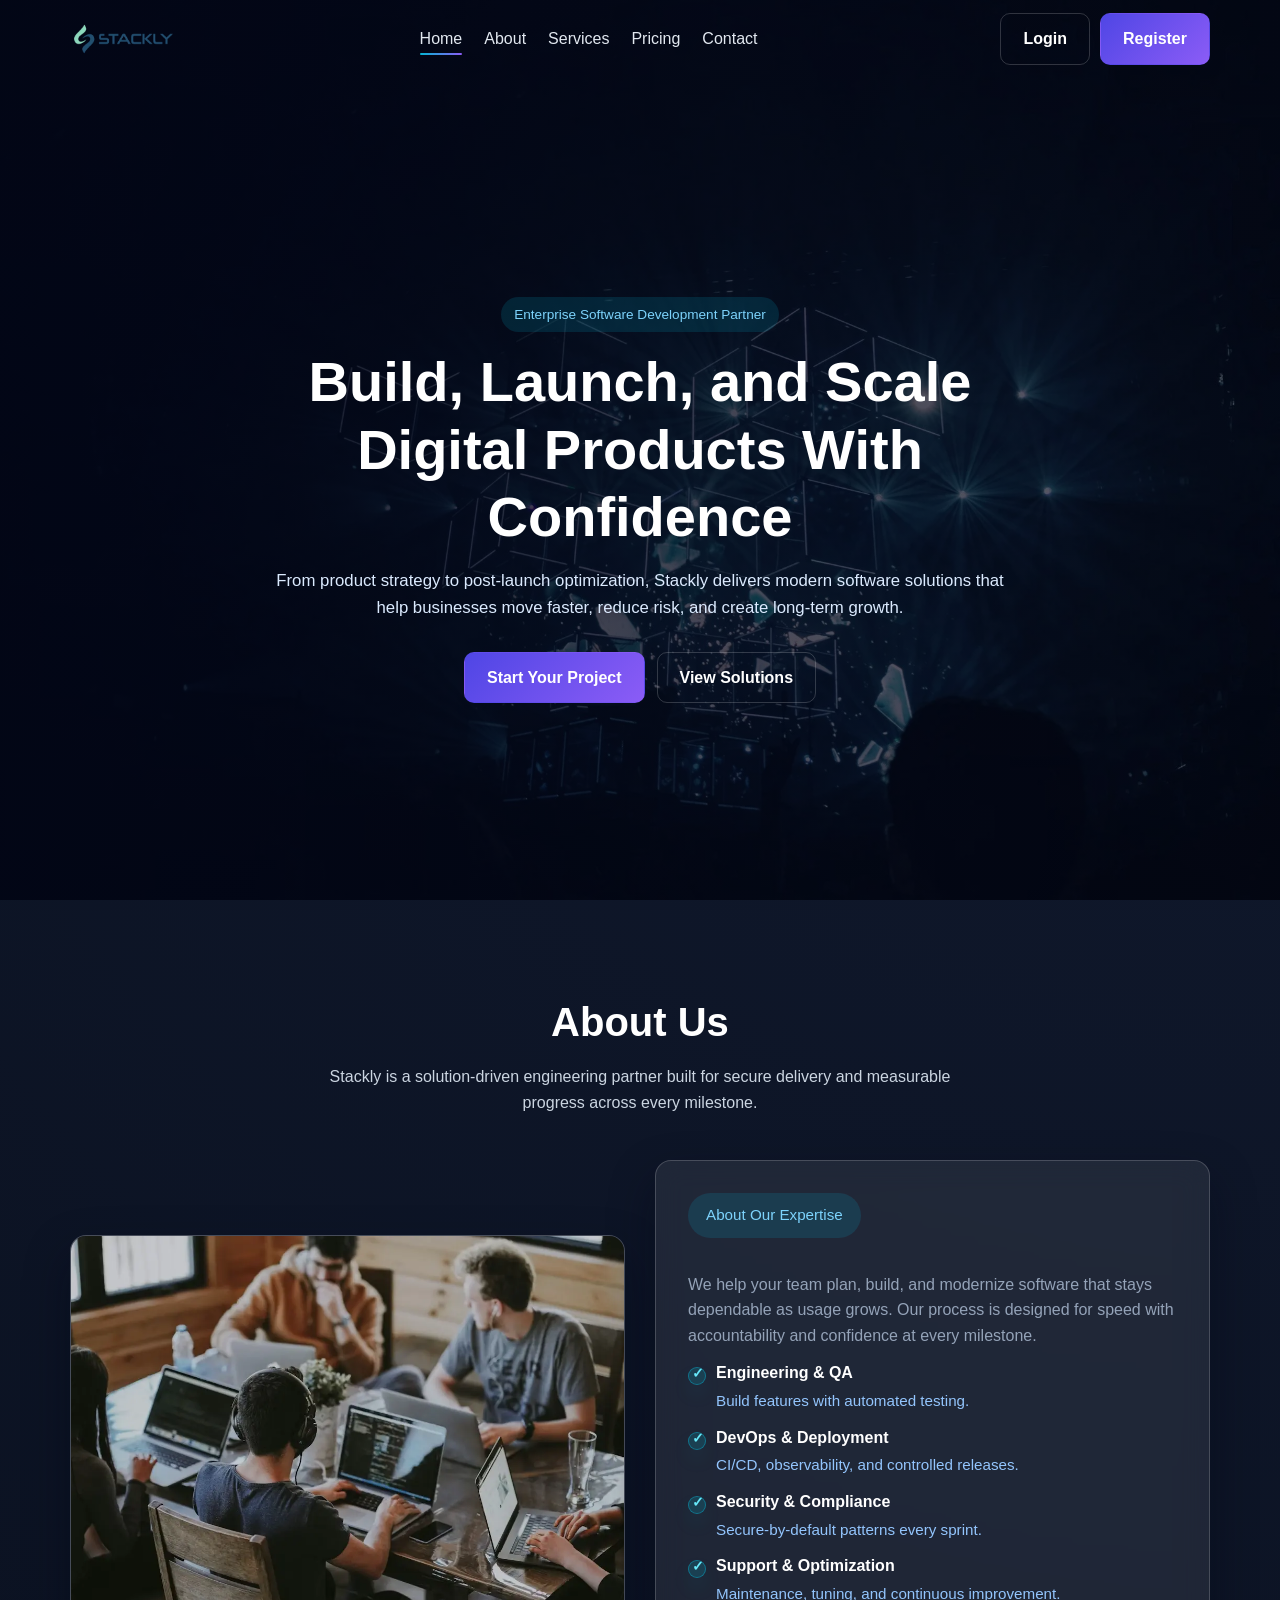
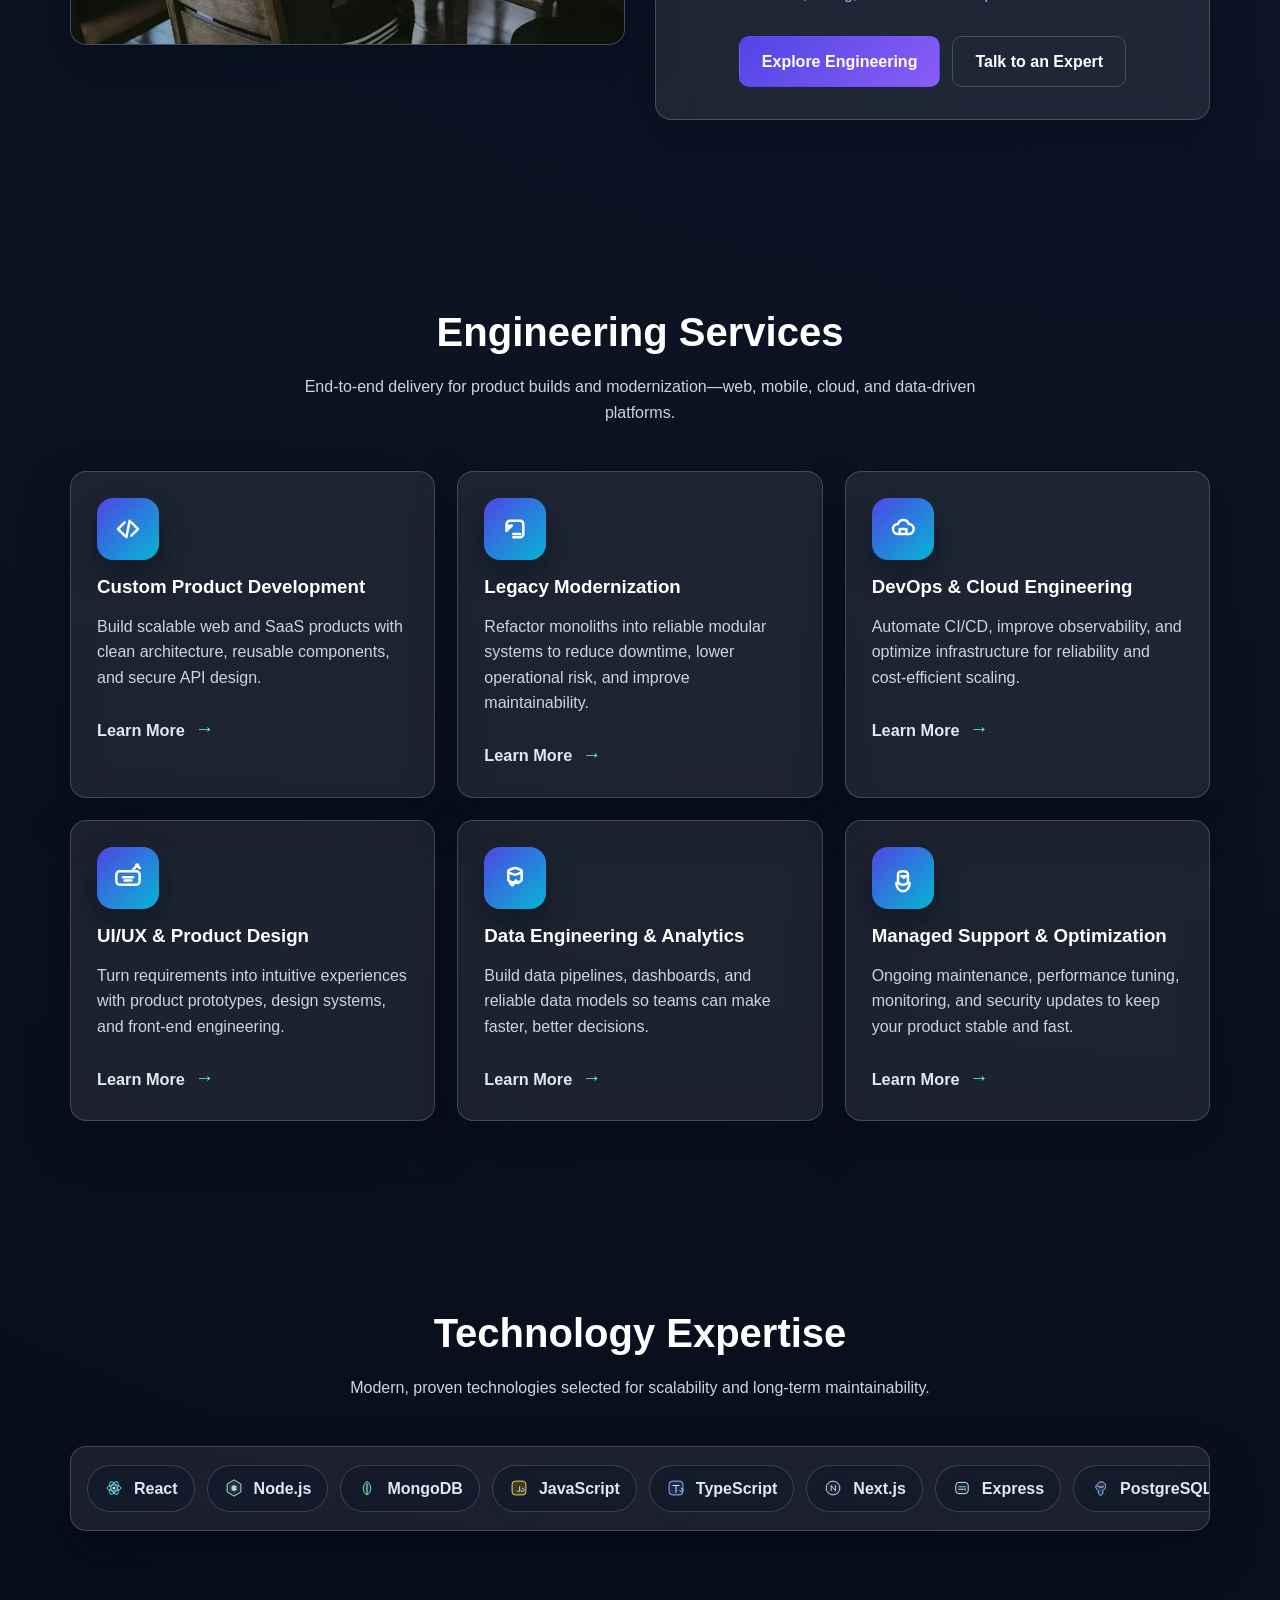
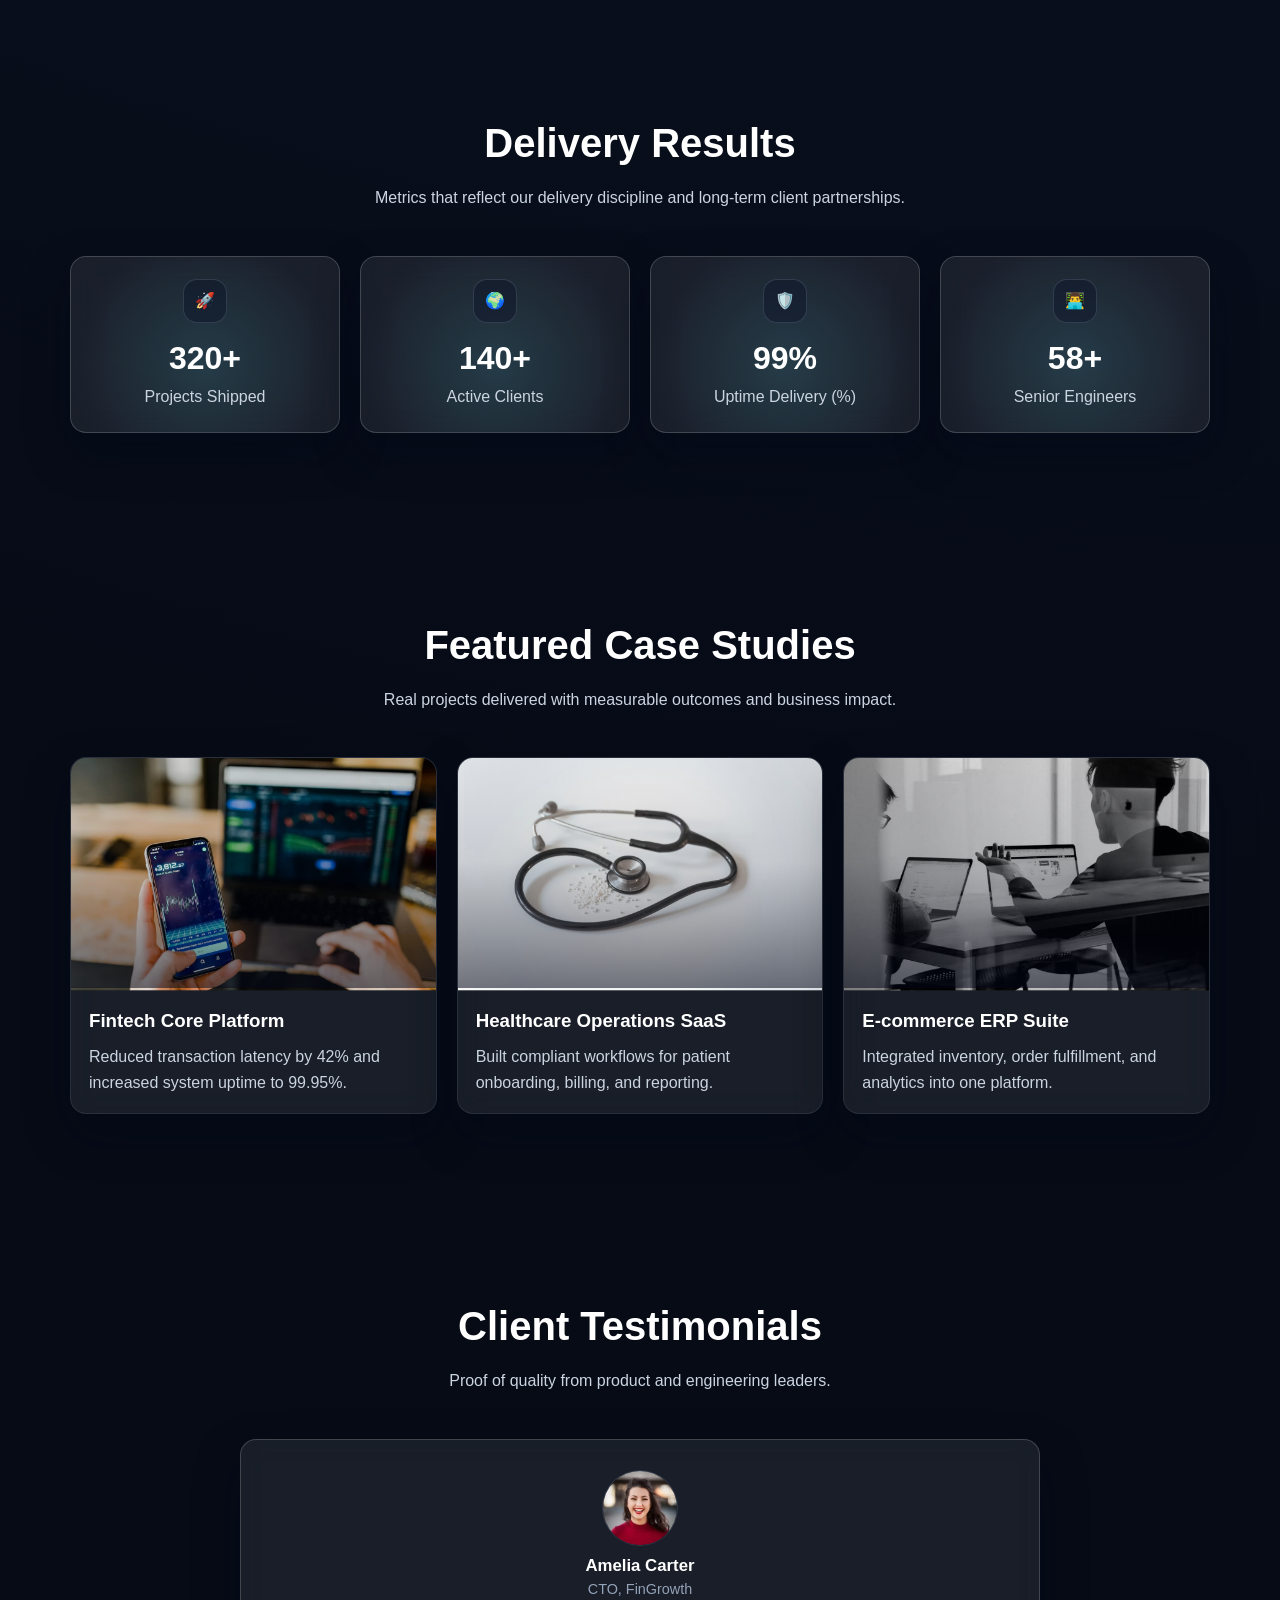
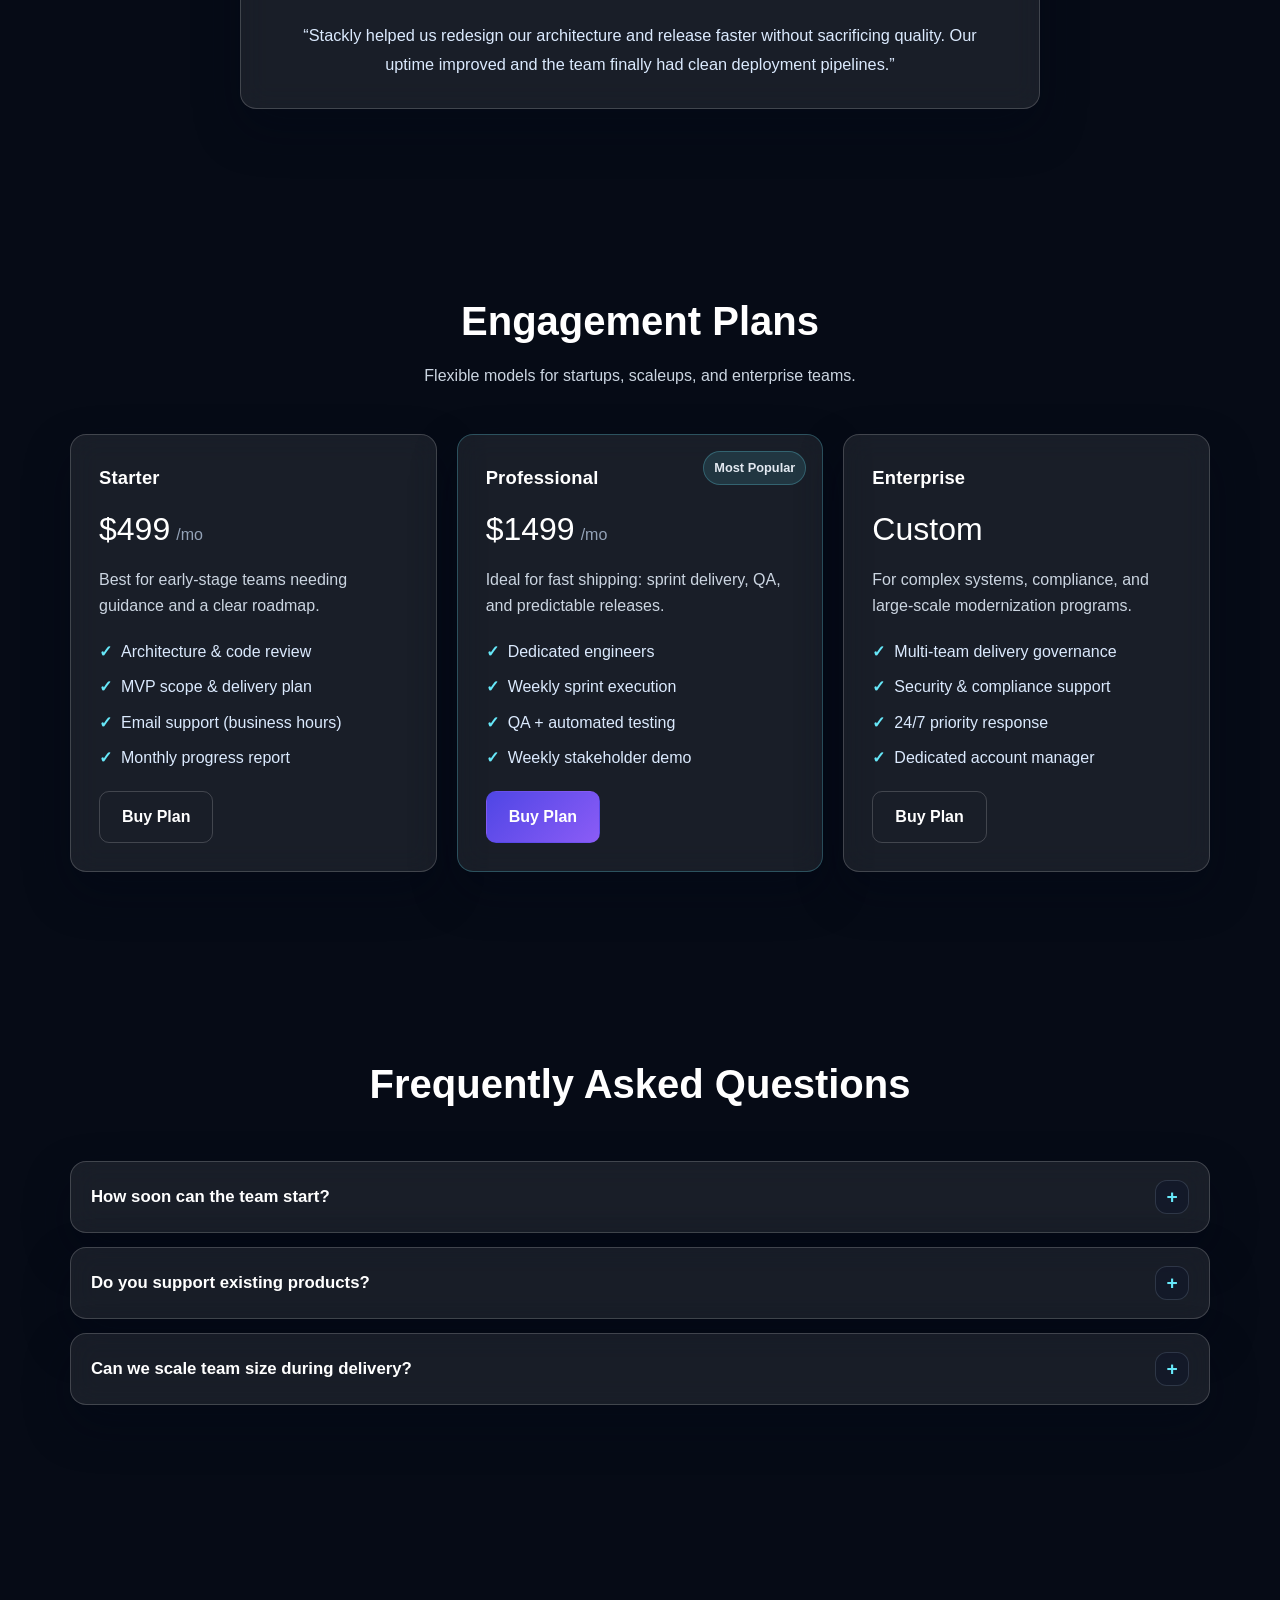
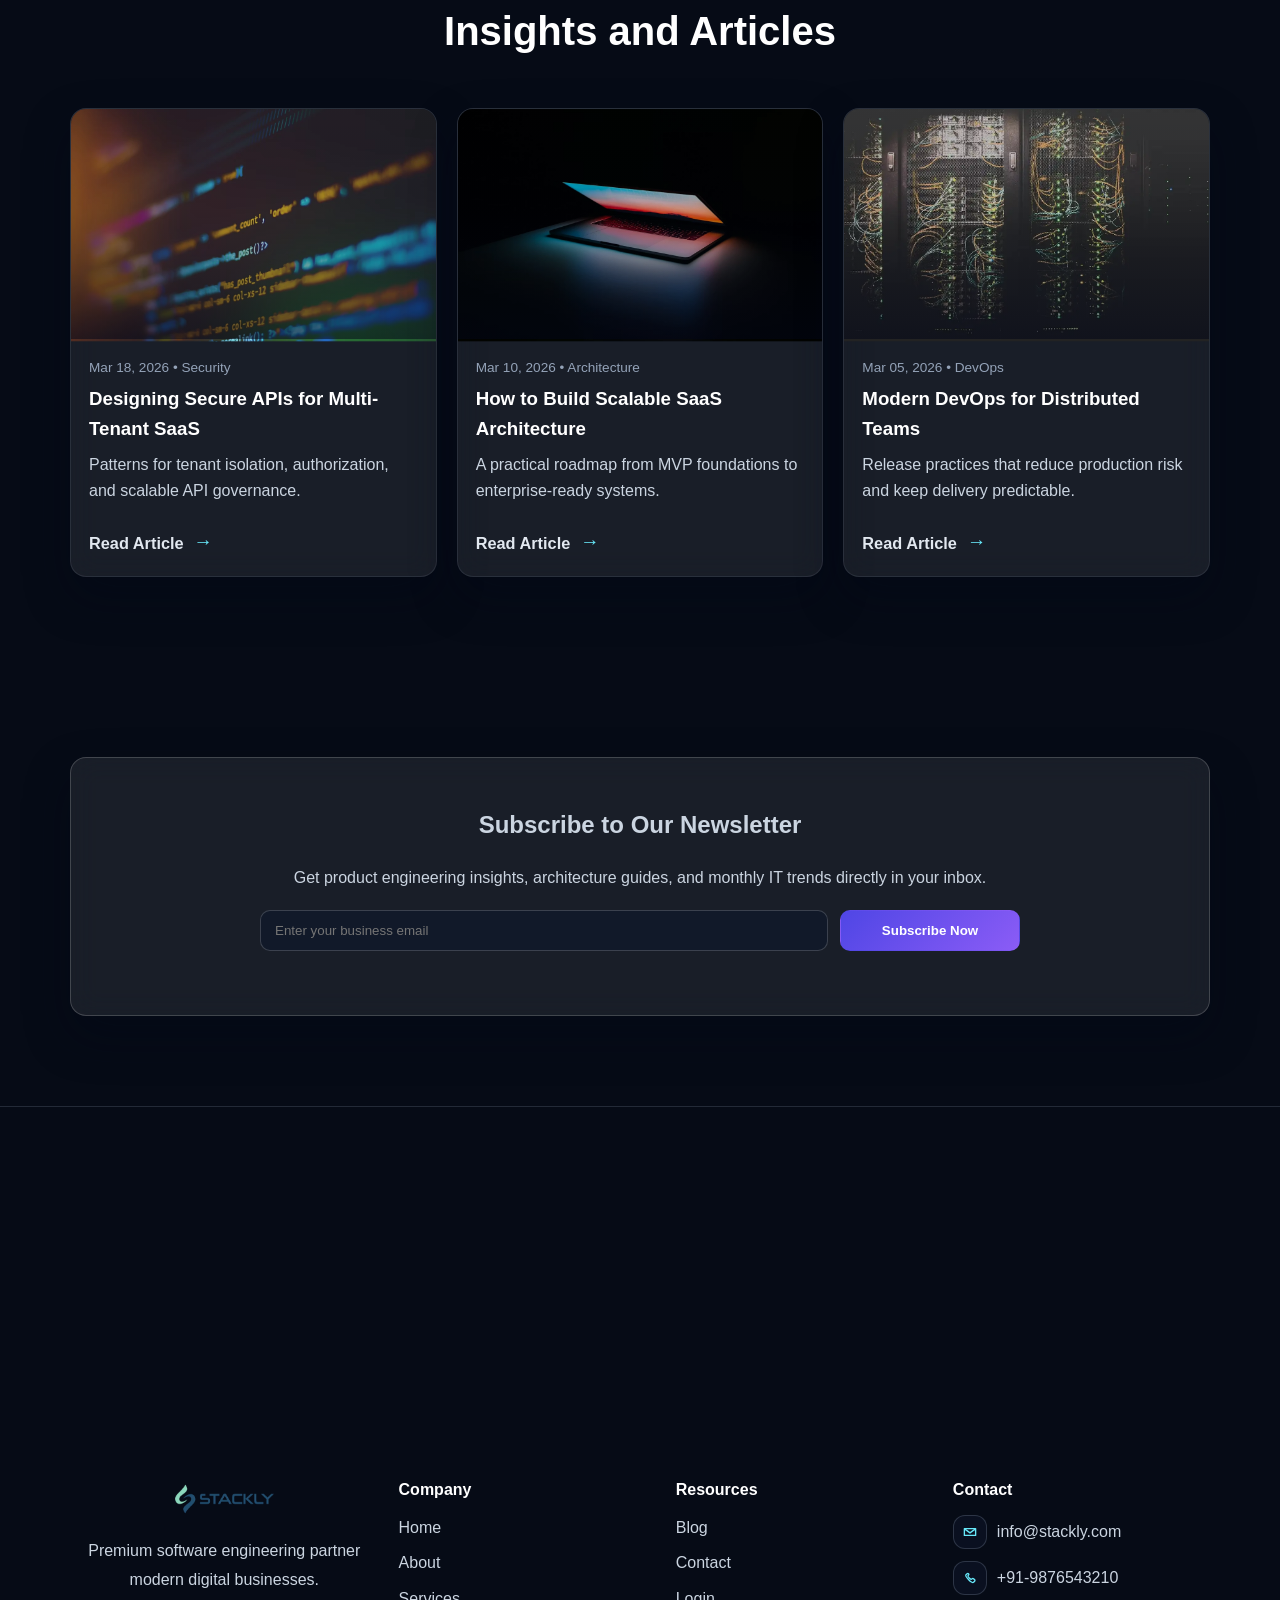
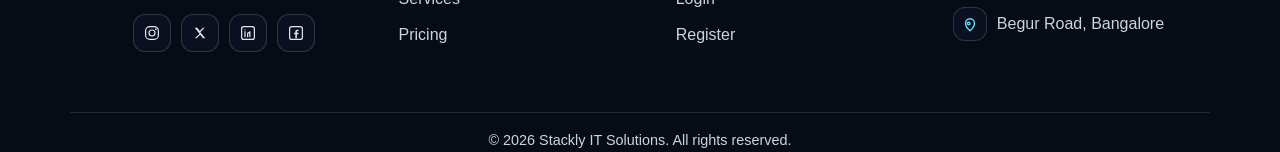
<file: index.html>
<!DOCTYPE html>
<html lang="en">
  <head>
    <meta charset="UTF-8" />
    <meta name="viewport" content="width=device-width, initial-scale=1.0" />
    <title>Stackly IT Solutions - Home</title>
    <link rel="preload" href="images/stackly-logo.webp" as="image" type="image/webp" />
    <link rel="stylesheet" href="css/style.css" />
    <link rel="stylesheet" href="css/responsive.css" />
  </head>
  <body>
    <div class="site-preloader" data-preloader aria-hidden="true">
      <div class="preloader-orb"></div>
      <div class="preloader-content">
        <img
          class="preloader-logo"
          src="images/stackly-logo.webp"
          alt="Stackly"
          width="210"
          height="66"
        />
        <div class="preloader-track" role="presentation">
          <span></span>
        </div>
      </div>
    </div>

    <header class="navbar">
      <div class="container nav-wrap">
        <a class="logo" href="index.html" aria-label="Stackly home">
          <img src="images/stackly-logo.webp" alt="Stackly" />
        </a>
        <nav>
          <ul class="nav-links">
            <li><a href="index.html">Home</a></li>
            <li><a href="404.html">About</a></li>
            <li><a href="404.html">Services</a></li>
            <li><a href="404.html">Pricing</a></li>
            <li><a href="404.html">Contact</a></li>
            <li class="nav-mobile-actions">
              <a class="btn btn-outline" href="404.html">Login</a>
              <a class="btn btn-primary" href="404.html">Register</a>
            </li>
          </ul>
        </nav>
        <div class="nav-actions">
          <a class="btn btn-outline" href="404.html">Login</a>
          <a class="btn btn-primary" href="404.html">Register</a>
        </div>
        <div class="mobile-toggle"><span></span><span></span><span></span></div>
      </div>
    </header>

    <section class="hero">
      <div class="hero-bg-media" style="background-image: url('images/it-hero.webp'); background-size: cover; background-position: center; background-repeat: no-repeat;">
      </div>
      <div class="hero-bg-overlay"></div>
      <div class="container hero-grid">
        <div class="reveal hero-content">
          <span class="badge">Enterprise Software Development Partner</span>
          <h1>Build, Launch, and Scale Digital Products With Confidence</h1>
          <p class="hero-subtitle">
            From product strategy to post-launch optimization, Stackly delivers
            modern software solutions that help businesses move faster, reduce risk,
            and create long-term growth.
          </p>
          <div class="hero-actions mt-3">
            <a class="btn btn-primary" href="404.html">Start Your Project</a>
            <a class="btn btn-outline" href="404.html">View Solutions</a>
          </div>
        </div>
      </div>
    </section>

    <section class="section" id="about">


      <div class="container">
        <div class="section-title reveal">
          <h2>About Us</h2>
          <p>
            Stackly is a solution-driven engineering partner built for secure delivery and
            measurable progress across every milestone.
          </p>
        </div>
        <div class="two-col">


                <figure class="image-card glass reveal about-media">
          <img src="images/abouthome.webp" alt="Stackly team collaboration" />
        </figure>
        <div class="content-block glass reveal">
          <span class="badge about-badge">About Our Expertise</span>
          <p class="mt-2 muted" style="max-width: 560px;">
            We help your team plan, build, and modernize software that stays dependable as usage grows.
            Our process is designed for speed with accountability and confidence at every milestone.
          </p>

          <ul class="tick-list mt-3">
            <li><strong>Engineering & QA</strong><span> Build features with automated testing.</span></li>
            <li><strong>DevOps & Deployment</strong><span> CI/CD, observability, and controlled releases.</span></li>
            <li><strong>Security & Compliance</strong><span> Secure-by-default patterns every sprint.</span></li>
            <li><strong>Support & Optimization</strong><span> Maintenance, tuning, and continuous improvement.</span></li>
          </ul>

          <div class="mt-3 hero-actions">
            <a class="btn btn-primary" href="404.html">Explore Engineering</a>
            <a class="btn btn-outline" href="404.html">Talk to an Expert</a>
          </div>
          


        </div>
      </div>
    </div>
    </section>

    <section class="section" id="services">
      <div class="container">
        <div class="section-title reveal">
          <h2>Engineering Services</h2>
          <p>
            End-to-end delivery for product builds and modernization—web, mobile, cloud,
            and data-driven platforms.
          </p>
        </div>
        <div class="grid-3">
          <article class="card glass reveal">
            <div class="icon">
              <img src="images/service-development.svg" alt="Development" />
            </div>
            <h3>Custom Product Development</h3>
            <p>
              Build scalable web and SaaS products with clean architecture, reusable
              components, and secure API design.
            </p>
            <a class="link-arrow mt-1" href="404.html">Learn More</a>
          </article>

          <article class="card glass reveal">
            <div class="icon">
              <img src="images/service-modernization.svg" alt="Modernization" />
            </div>
            <h3>Legacy Modernization</h3>
            <p>
              Refactor monoliths into reliable modular systems to reduce downtime,
              lower operational risk, and improve maintainability.
            </p>
            <a class="link-arrow mt-1" href="404.html">Learn More</a>
          </article>

          <article class="card glass reveal">
            <div class="icon">
              <img src="images/service-devops.svg" alt="DevOps" />
            </div>
            <h3>DevOps & Cloud Engineering</h3>
            <p>
              Automate CI/CD, improve observability, and optimize infrastructure for
              reliability and cost-efficient scaling.
            </p>
            <a class="link-arrow mt-1" href="404.html">Learn More</a>
          </article>

          <article class="card glass reveal">
            <div class="icon">
              <img src="images/service-uiux.svg" alt="UI/UX" />
            </div>
            <h3>UI/UX & Product Design</h3>
            <p>
              Turn requirements into intuitive experiences with product prototypes,
              design systems, and front-end engineering.
            </p>
            <a class="link-arrow mt-1" href="404.html">Learn More</a>
          </article>

          <article class="card glass reveal">
            <div class="icon">
              <img src="images/service-data.svg" alt="Data engineering" />
            </div>
            <h3>Data Engineering & Analytics</h3>
            <p>
              Build data pipelines, dashboards, and reliable data models so teams
              can make faster, better decisions.
            </p>
            <a class="link-arrow mt-1" href="404.html">Learn More</a>
          </article>

          <article class="card glass reveal">
            <div class="icon">
              <img src="images/service-support.svg" alt="Support" />
            </div>
            <h3>Managed Support & Optimization</h3>
            <p>
              Ongoing maintenance, performance tuning, monitoring, and security updates
              to keep your product stable and fast.
            </p>
            <a class="link-arrow mt-1" href="404.html">Learn More</a>
          </article>
        </div>
      </div>
    </section>

    <section class="section">
      <div class="container">
        <div class="section-title reveal">
          <h2>Technology Expertise</h2>
          <p>
            Modern, proven technologies selected for scalability and long-term maintainability.
          </p>
        </div>
        <div class="tech-marquee glass reveal" data-tech-marquee>
          <div class="tech-track">
            <div class="tech-pill"><img src="images/logo-react.svg" alt="React" /><span>React</span></div>
            <div class="tech-pill"><img src="images/logo-node.svg" alt="Node.js" /><span>Node.js</span></div>
            <div class="tech-pill"><img src="images/logo-mongodb.svg" alt="MongoDB" /><span>MongoDB</span></div>
            <div class="tech-pill"><img src="images/logo-javascript.svg" alt="JavaScript" /><span>JavaScript</span></div>
            <div class="tech-pill"><img src="images/logo-typescript.svg" alt="TypeScript" /><span>TypeScript</span></div>
            <div class="tech-pill"><img src="images/logo-nextjs.svg" alt="Next.js" /><span>Next.js</span></div>
            <div class="tech-pill"><img src="images/logo-express.svg" alt="Express" /><span>Express</span></div>
            <div class="tech-pill"><img src="images/logo-postgresql.svg" alt="PostgreSQL" /><span>PostgreSQL</span></div>
            <div class="tech-pill"><img src="images/logo-sql.svg" alt="SQL" /><span>SQL</span></div>
  
            <div class="tech-pill"><img src="images/logo-docker.svg" alt="Docker" /><span>Docker</span></div>
            <div class="tech-pill"><img src="images/logo-kubernetes.svg" alt="Kubernetes" /><span>Kubernetes</span></div>
            <div class="tech-pill"><img src="images/logo-aws.svg" alt="AWS" /><span>AWS</span></div>
            <div class="tech-pill"><img src="images/logo-azure.svg" alt="Azure" /><span>Azure</span></div>
            <div class="tech-pill"><img src="images/logo-gcp.svg" alt="GCP" /><span>GCP</span></div>
          </div>
        </div>
      </div>
    </section>


    <section class="section">
      <div class="container">
        <div class="section-title reveal">
          <h2>Delivery Results</h2>
          <p>Metrics that reflect our delivery discipline and long-term client partnerships.</p>
        </div>
        <div class="stats">
          <div class="stat glass reveal">
            <div class="stat-icon">🚀</div>
            <h3 data-counter="320" data-suffix="+">0</h3>
            <p>Projects Shipped</p>
          </div>
          <div class="stat glass reveal">
            <div class="stat-icon">🌍</div>
            <h3 data-counter="140" data-suffix="+">0</h3>
            <p>Active Clients</p>
          </div>
          <div class="stat glass reveal">
            <div class="stat-icon">🛡️</div>
            <h3 data-counter="99" data-suffix="%">0</h3>
            <p>Uptime Delivery (%)</p>
          </div>
          <div class="stat glass reveal">
            <div class="stat-icon">👨‍💻</div>
            <h3 data-counter="58" data-suffix="+">0</h3>
            <p>Senior Engineers</p>
          </div>
        </div>
      </div>
    </section>

    <section class="section">
      <div class="container">
        <div class="section-title reveal">
          <h2>Featured Case Studies</h2>
          <p>Real projects delivered with measurable outcomes and business impact.</p>
        </div>
        <div class="portfolio-grid">
          <article class="portfolio-card glass reveal">
            <div class="portfolio-thumb">
              <img
                src="images/feat1home.webp"
                alt="Fintech dashboard"
              />
            </div>
            <div class="portfolio-content"><h3>Fintech Core Platform</h3><p>Reduced transaction latency by 42% and increased system uptime to 99.95%.</p></div>
          </article>
          <article class="portfolio-card glass reveal">
            <div class="portfolio-thumb">
              <img
                src="images/feat2home.webp"
                alt="Healthcare technology"
              />
            </div>
            <div class="portfolio-content"><h3>Healthcare Operations SaaS</h3><p>Built compliant workflows for patient onboarding, billing, and reporting.</p></div>
          </article>
          <article class="portfolio-card glass reveal">
            <div class="portfolio-thumb">
              <img
                src="images/feat3home.webp"
                alt="Business analytics workspace"
              />
            </div>
            <div class="portfolio-content"><h3>E-commerce ERP Suite</h3><p>Integrated inventory, order fulfillment, and analytics into one platform.</p></div>
          </article>
        </div>
      </div>
    </section>

   

    <section class="section">
      <div class="container">
        <div class="section-title reveal"><h2>Client Testimonials</h2><p>Proof of quality from product and engineering leaders.</p></div>
        <div class="testimonial-wrap">
          <article class="testimonial glass">
            <div class="t-profile centered">
              <img
                src="images/test1home.webp"
                alt="Amelia Carter"
              />
              <h4>Amelia Carter</h4>
              <p>CTO, FinGrowth</p>
            </div>
            <p class="t-quote mt-2">
              “Stackly helped us redesign our architecture and release faster without sacrificing quality.
              Our uptime improved and the team finally had clean deployment pipelines.”
            </p>
          </article>

          <article class="testimonial glass">
            <div class="t-profile centered">
              <img
                src="images/test2home.webp"
                alt="Daniel Park"
              />
              <h4>Daniel Park</h4>
              <p>VP Product, MedCore</p>
            </div>
            <p class="t-quote mt-2">
              “Their communication and engineering standards felt like an extension of our in-house team.
              Weekly demos and transparent reporting made planning easy.”
            </p>
          </article>

          <article class="testimonial glass">
            <div class="t-profile centered">
              <img
                src="images/test3home.webp"
                alt="Sophia Nguyen"
              />
              <h4>Sophia Nguyen</h4>
              <p>CEO, NovaSaaS</p>
            </div>
            <p class="t-quote mt-2">
              “From discovery to launch, delivery stayed structured and dependable. We shipped a stable
              product, reduced risk, and improved performance with their optimization support.”
            </p>
          </article>
        </div>
      </div>
    </section>

    <section class="section">
      <div class="container">
        <div class="section-title reveal"><h2>Engagement Plans</h2><p>Flexible models for startups, scaleups, and enterprise teams.</p></div>
        <div class="price-grid">
          <article class="price-card glass reveal">
            <div class="plan-name">Starter</div>
            <div class="price">$499<span class="plan-unit">/mo</span></div>
            <p>Best for early-stage teams needing guidance and a clear roadmap.</p>
            <ul class="plan-features mt-2">
              <li>Architecture & code review</li>
              <li>MVP scope & delivery plan</li>
              <li>Email support (business hours)</li>
              <li>Monthly progress report</li>
            </ul>
            <a class="btn btn-outline mt-2" href="404.html">Buy Plan</a>
          </article>

          <article class="price-card glass reveal popular">
            <div class="plan-badge">Most Popular</div>
            <div class="plan-name">Professional</div>
            <div class="price">$1499<span class="plan-unit">/mo</span></div>
            <p>Ideal for fast shipping: sprint delivery, QA, and predictable releases.</p>
            <ul class="plan-features mt-2">
              <li>Dedicated engineers</li>
              <li>Weekly sprint execution</li>
              <li>QA + automated testing</li>
              <li>Weekly stakeholder demo</li>
            </ul>
            <a class="btn btn-primary mt-2" href="404.html">Buy Plan</a>
          </article>

          <article class="price-card glass reveal">
            <div class="plan-name">Enterprise</div>
            <div class="price">Custom</div>
            <p>For complex systems, compliance, and large-scale modernization programs.</p>
            <ul class="plan-features mt-2">
              <li>Multi-team delivery governance</li>
              <li>Security & compliance support</li>
              <li>24/7 priority response</li>
              <li>Dedicated account manager</li>
            </ul>
            <a class="btn btn-outline mt-2" href="404.html">Buy Plan</a>
          </article>
        </div>
      </div>
    </section>

    <section class="section">
      <div class="container">
        <div class="section-title reveal"><h2>Frequently Asked Questions</h2></div>
        <div class="faq-accordion">
          <div class="faq-item glass reveal" data-faq>
            <button class="faq-q" type="button" aria-expanded="false">
              <span>How soon can the team start?</span>
              <span class="faq-icon" aria-hidden="true">+</span>
            </button>
            <div class="faq-a">
              <p>Most projects can start in 5 to 10 business days after scope finalization and onboarding.</p>
            </div>
          </div>

          <div class="faq-item glass reveal" data-faq>
            <button class="faq-q" type="button" aria-expanded="false">
              <span>Do you support existing products?</span>
              <span class="faq-icon" aria-hidden="true">+</span>
            </button>
            <div class="faq-a">
              <p>Yes. We onboard into existing systems for modernization, stability improvements, and performance optimization.</p>
            </div>
          </div>

          <div class="faq-item glass reveal" data-faq>
            <button class="faq-q" type="button" aria-expanded="false">
              <span>Can we scale team size during delivery?</span>
              <span class="faq-icon" aria-hidden="true">+</span>
            </button>
            <div class="faq-a">
              <p>Yes. We can ramp capacity up or down by phase (discovery, build, QA, release) and your roadmap goals.</p>
            </div>
          </div>
        </div>
      </div>
    </section>

    <section class="section">
      <div class="container">
        <div class="section-title reveal"><h2>Insights and Articles</h2></div>
        <div class="portfolio-grid">
          <article class="portfolio-card glass reveal">
            <div class="portfolio-thumb">
              <img src="images/port1home.webp" alt="Secure API design" />
            </div>
            <div class="portfolio-content">
              <p class="meta">Mar 18, 2026 • Security</p>
              <h3><a href="404.html">Designing Secure APIs for Multi-Tenant SaaS</a></h3>
              <p>Patterns for tenant isolation, authorization, and scalable API governance.</p>
              <a class="link-arrow mt-1" href="404.html">Read Article</a>
            </div>
          </article>

          <article class="portfolio-card glass reveal">
            <div class="portfolio-thumb">
              <img src="images/port2home.webp" alt="SaaS architecture" />
            </div>
            <div class="portfolio-content">
              <p class="meta">Mar 10, 2026 • Architecture</p>
              <h3><a href="404.html">How to Build Scalable SaaS Architecture</a></h3>
              <p>A practical roadmap from MVP foundations to enterprise-ready systems.</p>
              <a class="link-arrow mt-1" href="404.html">Read Article</a>
            </div>
          </article>

          <article class="portfolio-card glass reveal">
            <div class="portfolio-thumb">
              <img src="images/port3home.webp" alt="DevOps and cloud" />
            </div>
            <div class="portfolio-content">
              <p class="meta">Mar 05, 2026 • DevOps</p>
              <h3><a href="404.html">Modern DevOps for Distributed Teams</a></h3>
              <p>Release practices that reduce production risk and keep delivery predictable.</p>
              <a class="link-arrow mt-1" href="404.html">Read Article</a>
            </div>
          </article>
        </div>
      </div>
    </section>

    <section class="section">
      <div class="container newsletter glass reveal">
        <h2>Subscribe to Our Newsletter</h2>
        <p class="mt-2">
          Get product engineering insights, architecture guides, and monthly IT trends directly in your inbox.
        </p>
        <form class="newsletter-form mt-2" data-validate-form>
          <div>
            <input type="email" placeholder="Enter your business email" data-required />
            <div class="error"></div>
          </div>
          <button class="btn btn-primary" type="submit">Subscribe Now</button>
        </form>
      </div>
    </section>

    <footer>
      <div class="footer-map-container">
        <iframe
          src="https://www.google.com/maps/embed?pb=!1m18!1m12!1m3!1d3888.5761101604544!2d77.57882742346899!3d12.934634818937046!2m3!1f0!2f0!3f0!3m2!1i1024!2i768!4f13.1!3m3!1m2!1s0x3bae1335cfa6ad7d%3A0x3e5e5c5c5c5c5c5c!2sBegur%20Rd%2C%20Bangalore%2C%20Karnataka!5e0!3m2!1sen!2sin!4v1717500000000"
          width="100%"
          height="300"
          style="border:0;"
          allowfullscreen=""
          loading="lazy"
          referrerpolicy="no-referrer-when-downgrade"
          title="Stackly Location Map"
        ></iframe>
      </div>
      <div class="container">
        <div class="footer-grid">
          <div class="footer-brand">
            <a class="logo" href="index.html" aria-label="Stackly home">
              <img src="images/stackly-logo.webp" alt="Stackly" />
            </a>
            <p class="mt-2">Premium software engineering partner modern digital businesses.</p>
            <div class="social-links mt-2">
              <a class="social-link" href="404.html" target="_blank" rel="noopener noreferrer" aria-label="Instagram">
                <svg viewBox="0 0 24 24" fill="none" aria-hidden="true">
                  <rect x="3.5" y="3.5" width="17" height="17" rx="5.5" stroke="currentColor" stroke-width="1.6"/>
                  <circle cx="12" cy="12" r="4" stroke="currentColor" stroke-width="1.6"/>
                  <circle cx="17.2" cy="6.8" r="1.2" fill="currentColor"/>
                </svg>
              </a>
              <a class="social-link" href="404.html" target="_blank" rel="noopener noreferrer" aria-label="Twitter">
                <svg viewBox="0 0 24 24" fill="none" aria-hidden="true">
                  <path d="M5 5l6.4 8.1L5.2 19h2.2l4.9-4.8L16 19h3L12.4 10.9 18.2 5H16l-4.3 4.2L8.4 5H5Z" fill="currentColor"/>
                </svg>
              </a>
              <a class="social-link" href="404.html" target="_blank" rel="noopener noreferrer" aria-label="LinkedIn">
                <svg viewBox="0 0 24 24" fill="none" aria-hidden="true">
                  <rect x="3.5" y="3.5" width="17" height="17" rx="3" stroke="currentColor" stroke-width="1.6"/>
                  <path d="M8 10.2v6.8M8 7.8h.01M11.5 17v-3.7c0-2.3 3-2.4 3 0V17M14.5 10.2V17" stroke="currentColor" stroke-width="1.6" stroke-linecap="round"/>
                </svg>
              </a>
              <a class="social-link" href="404.html" target="_blank" rel="noopener noreferrer" aria-label="Facebook">
                <svg viewBox="0 0 24 24" fill="none" aria-hidden="true">
                  <rect x="3.5" y="3.5" width="17" height="17" rx="3" stroke="currentColor" stroke-width="1.6"/>
                  <path d="M13.2 19v-5.3h2l.3-1.9h-2.3v-1.3c0-.7.2-1.1 1.1-1.1h1.2V7.6h-1.7c-1.9 0-2.7 1-2.7 2.7v1.5H9.6v1.9h1.5V19h2.1Z" fill="currentColor"/>
                </svg>
              </a>
            </div>
          </div>
          <div>
            <h4>Company</h4>
            <ul>
                 <li><a href="index.html">Home</a></li>
              <li><a href="404.html">About</a></li>
              <li><a href="404.html">Services</a></li>
              <li><a href="404.html">Pricing</a></li>
            </ul>
          </div>
          <div>
            <h4>Resources</h4>
            <ul>
              <li><a href="404.html">Blog</a></li>
              <li><a href="404.html">Contact</a></li>
              <li><a href="404.html">Login</a></li>
              <li><a href="404.html">Register</a></li>
            </ul>
          </div>
          <div>
            <h4>Contact</h4>
            <div class="footer-contact">
              <a class="footer-contact-item" href="mailto:info@stackly.com">
                <span class="fc-icon" aria-hidden="true">
                  <svg viewBox="0 0 24 24" fill="none">
                    <path d="M4.5 7.5h15v9h-15v-9Z" stroke="currentColor" stroke-width="1.8" stroke-linejoin="round"/>
                    <path d="m5.2 8.2 6.8 5 6.8-5" stroke="currentColor" stroke-width="1.8" stroke-linecap="round" stroke-linejoin="round"/>
                  </svg>
                </span>
                <span>info@stackly.com</span>
              </a>
              <a class="footer-contact-item" href="tel:+919876543210">
                <span class="fc-icon" aria-hidden="true">
                  <svg viewBox="0 0 24 24" fill="none">
                    <path d="M8.2 6.2 6.6 7.8c-1 1 1.2 4 3.6 6.4 2.4 2.4 5.4 4.6 6.4 3.6l1.6-1.6c.5-.5.5-1.3 0-1.8l-1.5-1.5c-.5-.5-1.3-.5-1.8 0l-.6.6c-.5.5-2-.2-3.3-1.5-1.3-1.3-2-2.8-1.5-3.3l.6-.6c.5-.5.5-1.3 0-1.8L10 6.2c-.5-.5-1.3-.5-1.8 0Z" stroke="currentColor" stroke-width="1.8" stroke-linecap="round" stroke-linejoin="round"/>
                  </svg>
                </span>
                <span>+91-9876543210</span>
              </a>
              <div class="footer-contact-item">
                <span class="fc-icon" aria-hidden="true">
                  <svg viewBox="0 0 24 24" fill="none">
                    <path d="M12 21s6-5 6-10a6 6 0 1 0-12 0c0 5 6 10 6 10Z" stroke="currentColor" stroke-width="1.8" stroke-linejoin="round"/>
                    <path d="M12 11.2a1.7 1.7 0 1 0 0 .01" stroke="currentColor" stroke-width="1.8" stroke-linecap="round"/>
                  </svg>
                </span>
                <span>Begur Road, Bangalore</span>
              </div>
            </div>
          </div>
        </div>
        <div class="copyright">© 2026 Stackly IT Solutions. All rights reserved.</div>
      </div>
    </footer>

    <script src="js/main.js"></script>
  </body>
</html>
</file>
<file: css/style.css>
:root {
  --primary: #4f46e5;
  --secondary: #06b6d4;
  --accent: #8b5cf6;
  --dark: #0b1120;
  --darker: #060b16;
  --light: #f8fafc;
  --text: #cbd5e1;
  --white: #ffffff;
  --card: rgba(255, 255, 255, 0.08);
  --border: rgba(255, 255, 255, 0.18);
  --shadow: 0 20px 45px rgba(2, 8, 23, 0.4);
  --radius: 16px;
  --transition: all 0.35s ease;
}

* {
  margin: 0;
  padding: 0;
  box-sizing: border-box;
}

html {
  scroll-behavior: smooth;
}

body {
  font-family: "Segoe UI", Roboto, Helvetica, Arial, sans-serif;
  background: radial-gradient(circle at top right, #111a2f, var(--darker) 50%);
  color: var(--text);
  line-height: 1.6;
}

body.is-preloading {
  overflow: hidden;
}

.site-preloader {
  position: fixed;
  inset: 0;
  z-index: 9999;
  display: grid;
  place-items: center;
  background:
    radial-gradient(circle at 20% 30%, rgba(6, 182, 212, 0.24), transparent 40%),
    radial-gradient(circle at 80% 75%, rgba(79, 70, 229, 0.24), transparent 42%),
    linear-gradient(140deg, #050914 10%, #0c1427 100%);
  transition: opacity 0.45s ease, visibility 0.45s ease;
}

.site-preloader::before,
.site-preloader::after {
  content: "";
  position: absolute;
  border-radius: 999px;
  border: 1px solid rgba(125, 211, 252, 0.24);
}

.site-preloader::before {
  width: min(55vw, 500px);
  aspect-ratio: 1;
  animation: preloaderSpin 7s linear infinite;
}

.site-preloader::after {
  width: min(40vw, 340px);
  aspect-ratio: 1;
  border-color: rgba(99, 102, 241, 0.3);
  animation: preloaderSpinReverse 5.8s linear infinite;
}

.preloader-content {
  position: relative;
  z-index: 1;
  width: min(86vw, 360px);
  padding: 32px 28px 26px;
  border-radius: 20px;
  text-align: center;
  background: rgba(10, 16, 31, 0.6);
  border: 1px solid rgba(148, 163, 184, 0.24);
  backdrop-filter: blur(10px);
  box-shadow: 0 18px 48px rgba(2, 6, 23, 0.45);
}

.preloader-orb {
  position: absolute;
  width: min(70vw, 540px);
  aspect-ratio: 1;
  border-radius: 50%;
  background: radial-gradient(circle, rgba(34, 211, 238, 0.2) 0, rgba(14, 165, 233, 0.03) 62%, transparent 72%);
  filter: blur(10px);
  animation: preloaderPulse 1.8s ease-in-out infinite;
}

.preloader-logo {
  width: clamp(150px, 40vw, 210px);
  margin: 0 auto 16px;
  animation: preloaderFloat 1.9s ease-in-out infinite;
  filter: drop-shadow(0 8px 26px rgba(14, 165, 233, 0.35));
}

.preloader-track {
  width: 100%;
  height: 6px;
  border-radius: 999px;
  background: rgba(30, 41, 59, 0.85);
  overflow: hidden;
}

.preloader-track span {
  display: block;
  width: 100%;
  height: 100%;
  transform-origin: left center;
  transform: scaleX(0);
  background: linear-gradient(90deg, #06b6d4 0%, #60a5fa 52%, #4f46e5 100%);
  animation: preloaderProgress 1s linear forwards;
}

.site-preloader.is-hidden {
  opacity: 0;
  visibility: hidden;
  pointer-events: none;
}

@keyframes preloaderProgress {
  to {
    transform: scaleX(1);
  }
}

@keyframes preloaderSpin {
  to {
    transform: rotate(360deg);
  }
}

@keyframes preloaderSpinReverse {
  to {
    transform: rotate(-360deg);
  }
}

@keyframes preloaderPulse {
  0%,
  100% {
    opacity: 0.7;
    transform: scale(0.95);
  }
  50% {
    opacity: 1;
    transform: scale(1.05);
  }
}

@keyframes preloaderFloat {
  0%,
  100% {
    transform: translateY(0);
  }
  50% {
    transform: translateY(-6px);
  }
}

a {
  text-decoration: none;
  color: inherit;
}

img {
  max-width: 100%;
  display: block;
}

ul {
  list-style: none;
}

.container {
  width: min(1140px, 92%);
  margin: 0 auto;
}

.section {
  padding: 90px 0;
}

.section-title {
  text-align: center;
  margin-bottom: 45px;
}

.section-title h2 {
  color: var(--white);
  font-size: clamp(1.8rem, 4vw, 2.5rem);
  margin-bottom: 10px;
}

.section-title p {
  max-width: 680px;
  margin: 0 auto;
}

.btn {
  display: inline-flex;
  align-items: center;
  justify-content: center;
  gap: 8px;
  padding: 12px 22px;
  border-radius: 10px;
  font-weight: 600;
  transition: var(--transition);
  border: 1px solid transparent;
  cursor: pointer;
}

.btn-primary {
  background: linear-gradient(135deg, var(--primary), var(--accent));
  color: var(--white);
}

.btn-primary:hover {
  transform: translateY(-3px);
  box-shadow: 0 12px 20px rgba(79, 70, 229, 0.35);
}

.btn-outline {
  border: 1px solid var(--border);
  color: var(--white);
}

.btn-outline:hover {
  background: var(--card);
}

.link-arrow {
  display: inline-flex;
  align-items: center;
  gap: 8px;
  font-weight: 600;
  color: #e2e8f0;
  font-size: 1.02rem;
  gap: 10px;
  padding: 12px 0 0;
  width: fit-content;
  transition: var(--transition);
}

.link-arrow::after {
  content: "→";
  font-size: 1.2rem;
  transform: translateX(0);
  transition: transform 0.25s ease;
  color: #67e8f9;
}

.link-arrow:hover {
  color: #ffffff;
}

.link-arrow:hover::after {
  transform: translateX(6px);
}

.glass {
  backdrop-filter: blur(14px);
  border: 1px solid var(--border);
  background: var(--card);
  border-radius: var(--radius);
  box-shadow: var(--shadow);
}


.navbar {
  position: fixed;
  top: 0;
  width: 100%;
  z-index: 1000;
  transition: var(--transition);
}

.navbar.scrolled {
  background: rgba(6, 11, 22, 0.95);
  box-shadow: 0 10px 26px rgba(0, 0, 0, 0.3);
}

.nav-wrap {
  height: 78px;
  display: flex;
  align-items: center;
  justify-content: space-between;
}

.logo {
  color: var(--white);
  font-size: 1.35rem;
  font-weight: 700;
  display: inline-flex;
  align-items: center;
}

.logo span {
  color: var(--secondary);
}

.logo img {
  height: 44px;
  width: auto;
  display: block;
}

.nav-links {
  display: flex;
  gap: 22px;
}

.nav-links a {
  position: relative;
  color: #e2e8f0;
  font-weight: 500;
  padding: 6px 0;
}

.nav-links a::after {
  content: "";
  position: absolute;
  left: 0;
  bottom: -2px;
  width: 0;
  height: 2px;
  border-radius: 4px;
  background: linear-gradient(90deg, var(--secondary), var(--accent));
  transition: width 0.3s ease;
}

.nav-links a:hover::after,
.nav-links a.active::after {
  width: 100%;
}

.mobile-toggle {
  display: none;
  flex-direction: column;
  gap: 5px;
  cursor: pointer;
}

.mobile-toggle span {
  width: 24px;
  height: 2px;
  background: var(--white);
}

.nav-actions {
  display: flex;
  align-items: center;
  gap: 10px;
}

.nav-mobile-actions {
  display: none;
  list-style: none;
}

.nav-mobile-actions a::after {
  display: none !important;
}

/* Hero */
.hero {
  min-height: 100vh;
  display: grid;
  place-items: center;
  padding-top: 100px;
  position: relative;
  overflow: hidden;
}

.hero-bg-media {
  position: absolute;
  inset: 0;
  z-index: 0;
  background: var(--darker);
}

.hero-bg-media img {
  width: 100%;
  height: 100%;
  object-fit: cover;
}

.hero-bg-video {
  width: 100%;
  height: 100%;
  object-fit: cover;
  display: block;
}


.hero-bg-overlay {
  position: absolute;
  inset: 0;
  z-index: 1;
  background: linear-gradient(
    110deg,
    rgba(2, 6, 23, 0.9) 20%,
    rgba(2, 6, 23, 0.76) 45%,
    rgba(2, 6, 23, 0.58) 100%
  );
}

.hero-grid {
  display: grid;
  grid-template-columns: 1fr;
  align-items: center;
  gap: 30px;
  position: relative;
  z-index: 2;
  width: 100%;
}

.hero-content {
  max-width: 760px;
  margin: 0 auto;
  text-align: center;
}

.hero h1 {
  color: var(--white);
  font-size: clamp(2rem, 5vw, 3.5rem);
  line-height: 1.2;
  margin-bottom: 18px;
}

.hero p {
  margin-bottom: 25px;
  max-width: 760px;
  margin-left: auto;
  margin-right: auto;
}

.hero-subtitle {
  font-size: 1.05rem;
  color: #dbeafe;
}

.hero-actions {
  display: flex;
  gap: 12px;
  flex-wrap: wrap;
  justify-content: center;
}

.hero-card {
  padding: 26px;
}

.badge {
  display: inline-block;
  margin-bottom: 16px;
  padding: 7px 13px;
  border-radius: 30px;
  background: rgba(6, 182, 212, 0.15);
  color: #7dd3fc;
  font-size: 0.85rem;
}

.about-badge {
  font-size: 0.95rem;
  padding: 10px 18px;
  margin-bottom: 14px;
}


.grid-3 {
  display: grid;
  grid-template-columns: repeat(3, 1fr);
  gap: 22px;
}

.about-cta {
  text-align: center;
  max-width: 720px;
  margin: 0 auto;
}

.about-cta p {
  margin-bottom: 22px;
  color: #94a3b8;
  font-size: 1.05rem;
  line-height: 1.65;
}

.about-timeline {
  list-style: none;
  margin: 8px auto 0;
  padding: 0;
  max-width: 720px;
  position: relative;
}

.about-timeline::before {
  content: "";
  position: absolute;
  left: 11px;
  top: 6px;
  bottom: 6px;
  width: 3px;
  border-radius: 3px;
  background: linear-gradient(
    180deg,
    rgba(6, 182, 212, 0.85) 0%,
    rgba(79, 70, 229, 0.65) 50%,
    rgba(139, 92, 246, 0.5) 100%
  );
}

.about-timeline-item {
  position: relative;
  padding-left: 46px;
  padding-bottom: 28px;
}

.about-timeline-item:last-child {
  padding-bottom: 0;
}

.about-timeline-node {
  position: absolute;
  left: 0;
  top: 10px;
  width: 24px;
  height: 24px;
  border-radius: 50%;
  background: var(--darker);
  border: 3px solid #22d3ee;
  box-shadow:
    0 0 0 4px rgba(34, 211, 238, 0.15),
    0 6px 16px rgba(2, 6, 23, 0.45);
  z-index: 1;
}

.about-timeline-card {
  padding: 22px 24px;
  border-radius: var(--radius);
  border: 1px solid rgba(148, 163, 184, 0.14);
  text-align: left;
  transition: var(--transition);
}

.about-timeline-item:hover .about-timeline-card {
  border-color: rgba(103, 232, 249, 0.28);
  box-shadow: 0 16px 36px rgba(2, 8, 23, 0.35);
}

.about-timeline-year {
  display: inline-block;
  font-size: 0.75rem;
  font-weight: 700;
  letter-spacing: 0.12em;
  text-transform: uppercase;
  color: #67e8f9;
  margin-bottom: 8px;
}

.about-timeline-card h3 {
  margin: 0 0 10px;
  color: var(--white);
  font-size: 1.12rem;
  line-height: 1.3;
  letter-spacing: -0.02em;
}

.about-timeline-card p {
  margin: 0;
  color: #94a3b8;
  font-size: 0.95rem;
  line-height: 1.62;
}

.card {
  padding: 26px;
  transition: var(--transition);
}

.card h3 {
  color: var(--white);
  margin: 12px 0;
}

.card:hover {
  transform: translateY(-8px);
}

.icon {
  width: 62px;
  height: 62px;
  border-radius: 16px;
  background: linear-gradient(135deg, var(--primary), var(--secondary));
  display: grid;
  place-items: center;
  font-weight: 800;
  color: var(--white);
  box-shadow: 0 14px 28px rgba(2, 6, 23, 0.35);
}

.icon img {
  width: 40px;
  height: 40px;
  object-fit: contain;
  filter: drop-shadow(0 10px 18px rgba(6, 182, 212, 0.22));
}

.card:hover .icon {
  transform: translateY(-3px) scale(1.04);
  transition: transform 0.35s ease;
}

.two-col {
  display: grid;
  grid-template-columns: 1fr 1fr;
  gap: 30px;
  align-items: center;
}

.two-col.two-col--balanced {
  align-items: stretch;
  gap: clamp(22px, 3vw, 36px);
}

.two-col.two-col--balanced > .contact-panel {
  display: flex;
  flex-direction: column;
  min-height: 100%;
  padding: clamp(28px, 4vw, 40px);
  border-radius: var(--radius);
}

.contact-panel h2 {
  font-size: clamp(1.3rem, 2.4vw, 1.55rem);
  line-height: 1.25;
  color: var(--white);
  margin: 0;
}

.contact-panel--info {
  text-align: center;
}

.contact-info-head {
  display: flex;
  flex-direction: column;
  align-items: center;
  gap: 12px;
  margin-bottom: 8px;
}

.contact-info-eyebrow {
  display: inline-block;
  padding: 6px 14px;
  border-radius: 999px;
  font-size: 0.78rem;
  font-weight: 600;
  letter-spacing: 0.04em;
  text-transform: uppercase;
  color: #a5f3fc;
  background: rgba(6, 182, 212, 0.12);
  border: 1px solid rgba(103, 232, 249, 0.28);
}

.contact-info-head h2 {
  font-size: clamp(1.45rem, 2.8vw, 1.75rem);
  letter-spacing: -0.02em;
}

.contact-info-lead {
  margin: 0 auto 28px;
  max-width: 38ch;
  text-align: center;
  color: #94a3b8;
  font-size: 1.02rem;
  line-height: 1.65;
}

.contact-highlights {
  list-style: none;
  margin: 0 0 28px;
  padding: 0;
  display: flex;
  flex-direction: column;
  gap: 14px;
  text-align: left;
}

.contact-highlight {
  display: flex;
  align-items: center;
  gap: 16px;
  padding: 16px 18px;
  border-radius: 14px;
  border: 1px solid rgba(148, 163, 184, 0.18);
  background: linear-gradient(
    135deg,
    rgba(15, 23, 42, 0.65) 0%,
    rgba(79, 70, 229, 0.08) 100%
  );
  transition: var(--transition);
}

.contact-highlight:hover {
  border-color: rgba(103, 232, 249, 0.35);
  background: linear-gradient(
    135deg,
    rgba(15, 23, 42, 0.75) 0%,
    rgba(79, 70, 229, 0.14) 100%
  );
}

.contact-highlight-icon {
  flex-shrink: 0;
  width: 48px;
  height: 48px;
  border-radius: 14px;
  display: grid;
  place-items: center;
  color: #67e8f9;
  background: rgba(6, 182, 212, 0.1);
  border: 1px solid rgba(103, 232, 249, 0.22);
}

.contact-highlight-icon svg {
  width: 24px;
  height: 24px;
}

.contact-highlight-text {
  display: flex;
  flex-direction: column;
  gap: 4px;
  min-width: 0;
}

.contact-highlight-text strong {
  color: var(--white);
  font-size: 1rem;
  font-weight: 600;
}

.contact-highlight-text span {
  color: #94a3b8;
  font-size: 0.88rem;
  line-height: 1.4;
}

.contact-meta {
  margin-top: auto;
  padding-top: 24px;
  border-top: 1px solid rgba(148, 163, 184, 0.22);
  display: flex;
  flex-direction: column;
  gap: 12px;
}

.contact-meta-item {
  display: flex;
  align-items: center;
  gap: 14px;
  padding: 12px 14px;
  border-radius: 12px;
  border: 1px solid transparent;
  background: rgba(15, 23, 42, 0.35);
  text-decoration: none;
  color: inherit;
  text-align: left;
  transition: var(--transition);
}

.contact-meta-item:hover {
  border-color: rgba(103, 232, 249, 0.25);
  background: rgba(79, 70, 229, 0.12);
}

.contact-meta-item--static {
  cursor: default;
}

.contact-meta-item--static:hover {
  border-color: transparent;
  background: rgba(15, 23, 42, 0.35);
}

.contact-meta-icon {
  flex-shrink: 0;
  width: 44px;
  height: 44px;
  border-radius: 12px;
  border: 1px solid rgba(148, 163, 184, 0.22);
  background: rgba(15, 23, 42, 0.55);
  display: grid;
  place-items: center;
  color: #67e8f9;
}

.contact-meta-icon svg {
  width: 20px;
  height: 20px;
}

.contact-meta-body {
  display: flex;
  flex-direction: column;
  gap: 2px;
  min-width: 0;
}

.contact-meta-label {
  font-size: 0.72rem;
  font-weight: 600;
  text-transform: uppercase;
  letter-spacing: 0.06em;
  color: #64748b;
}

.contact-meta-value {
  font-size: 0.95rem;
  font-weight: 500;
  color: #e2e8f0;
  word-break: break-word;
}

.contact-page-stack {
  display: flex;
  flex-direction: column;
  gap: clamp(28px, 4vw, 48px);
}

.contact-panel--form {
  text-align: left;
}

.contact-form-head {
  display: flex;
  flex-direction: column;
  align-items: center;
  text-align: center;
  gap: 12px;
  margin-bottom: 4px;
}

.contact-form-head h2 {
  font-size: clamp(1.45rem, 2.8vw, 1.75rem);
  letter-spacing: -0.02em;
}

.contact-form-lead {
  margin: 0 auto;
  max-width: 34ch;
  color: #94a3b8;
  font-size: 0.95rem;
  line-height: 1.55;
}

.contact-form {
  display: flex;
  flex-direction: column;
  flex: 1;
  gap: 18px;
  margin-top: 22px;
  min-height: 0;
}

.contact-field {
  display: flex;
  flex-direction: column;
  gap: 7px;
  text-align: left;
}

.contact-label {
  font-size: 0.8rem;
  font-weight: 600;
  letter-spacing: 0.02em;
  color: #cbd5e1;
}

.contact-field input,
.contact-field select,
.contact-field textarea {
  width: 100%;
  padding: 13px 15px;
  border-radius: 12px;
  border: 1px solid rgba(148, 163, 184, 0.22);
  background: rgba(15, 23, 42, 0.55);
  color: var(--white);
  font-size: 0.98rem;
  transition: border-color 0.25s ease, box-shadow 0.25s ease, background 0.25s ease;
}

.contact-field input::placeholder,
.contact-field textarea::placeholder {
  color: #64748b;
}

.contact-field input:hover,
.contact-field select:hover,
.contact-field textarea:hover {
  border-color: rgba(103, 232, 249, 0.25);
}

.contact-field input:focus,
.contact-field select:focus,
.contact-field textarea:focus {
  outline: none;
  border-color: rgba(6, 182, 212, 0.55);
  box-shadow: 0 0 0 3px rgba(6, 182, 212, 0.15);
  background: rgba(15, 23, 42, 0.72);
}

.contact-field textarea {
  min-height: 96px;
  max-height: 220px;
  resize: vertical;
  line-height: 1.5;
}

.contact-form-submit {
  margin-top: 4px;
  width: 100%;
  justify-content: center;
  padding-top: 14px;
  padding-bottom: 14px;
  font-size: 1rem;
}

.contact-map {
  overflow: hidden;
  padding: 0;
  border-radius: var(--radius);
}

.contact-map-head {
  display: flex;
  align-items: center;
  gap: 14px;
  padding: 20px 22px 16px;
  border-bottom: 1px solid rgba(148, 163, 184, 0.18);
  text-align: left;
}

.contact-map-icon {
  flex-shrink: 0;
  width: 46px;
  height: 46px;
  border-radius: 14px;
  display: grid;
  place-items: center;
  color: #67e8f9;
  background: rgba(6, 182, 212, 0.1);
  border: 1px solid rgba(103, 232, 249, 0.22);
}

.contact-map-head-text {
  display: flex;
  flex-direction: column;
  gap: 4px;
}

.contact-map-head-text strong {
  color: var(--white);
  font-size: 1.05rem;
}

.contact-map-head-text span {
  color: #94a3b8;
  font-size: 0.9rem;
}

.contact-map-frame {
  position: relative;
  width: 100%;
  line-height: 0;
  background: rgba(15, 23, 42, 0.5);
}

.contact-map-frame iframe {
  width: 100%;
  height: 300px;
  border: 0;
  display: block;
}

.contact-map-note {
  margin: 0;
  padding: 12px 22px 18px;
  text-align: center;
  font-size: 0.88rem;
  color: #94a3b8;
}

.contact-map-note a {
  color: #67e8f9;
  font-weight: 600;
}

.contact-map-note a:hover {
  color: #a5f3fc;
}

.contact-trust {
  padding: 64px 0 90px;
}

.contact-trust .section-title {
  max-width: 640px;
  margin-left: auto;
  margin-right: auto;
}

.contact-cards-grid {
  display: grid;
  grid-template-columns: repeat(4, 1fr);
  gap: clamp(18px, 2.5vw, 26px);
  margin-top: 36px;
}

.contact-trust-card {
  display: flex;
  flex-direction: column;
  align-items: center;
  text-align: center;
  padding: 30px 22px 28px;
  border-radius: var(--radius);
  border: 1px solid rgba(148, 163, 184, 0.14);
  background: linear-gradient(
    165deg,
    rgba(255, 255, 255, 0.07) 0%,
    rgba(15, 23, 42, 0.45) 100%
  );
  transition: var(--transition);
}

.contact-trust-card:hover {
  transform: translateY(-5px);
  border-color: rgba(103, 232, 249, 0.28);
  box-shadow: 0 18px 40px rgba(2, 8, 23, 0.35);
}

.contact-trust-logo {
  width: 58px;
  height: 58px;
  border-radius: 16px;
  display: grid;
  place-items: center;
  margin-bottom: 18px;
  color: #67e8f9;
  background: rgba(6, 182, 212, 0.12);
  border: 1px solid rgba(103, 232, 249, 0.22);
}

.contact-trust-card h3 {
  margin: 0 0 10px;
  font-size: 1.12rem;
  font-weight: 700;
  color: var(--white);
  letter-spacing: -0.02em;
}

.contact-trust-card p {
  margin: 0;
  font-size: 0.92rem;
  line-height: 1.55;
  color: #94a3b8;
}

.list li {
  margin-bottom: 10px;
}

.list li::before {
  content: "✓";
  color: var(--secondary);
  margin-right: 8px;
}

.tech-grid {
  display: grid;
  grid-template-columns: repeat(4, 1fr);
  gap: 18px;
}

.tech-item {
  text-align: center;
  padding: 24px 18px;
}


.tech-marquee {
  overflow: hidden;
  padding: 18px 16px;
}

.tech-track {
  display: flex;
  align-items: center;
  gap: 12px;
  width: max-content;
  animation: techScroll 28s linear infinite;
}

.tech-marquee:hover .tech-track {
  animation-play-state: paused;
}

.tech-pill {
  display: inline-flex;
  align-items: center;
  gap: 10px;
  padding: 10px 16px;
  border-radius: 999px;
  border: 1px solid rgba(148, 163, 184, 0.28);
  background: rgba(15, 23, 42, 0.55);
  color: #e2e8f0;
  font-weight: 600;
  white-space: nowrap;
}

.tech-pill img {
  width: 20px;
  height: 20px;
  object-fit: contain;
  filter: drop-shadow(0 10px 16px rgba(6, 182, 212, 0.14));
}

@keyframes techScroll {
  from {
    transform: translateX(0);
  }
  to {
    transform: translateX(-50%);
  }
}

@media (prefers-reduced-motion: reduce) {
  .tech-track {
    animation: none;
    justify-content: center;
    flex-wrap: wrap;
    width: 100%;
    max-width: 100%;
    margin: 0 auto;
  }
}

.stats {
  display: grid;
  grid-template-columns: repeat(4, 1fr);
  gap: 20px;
}

.stat {
  text-align: center;
  padding: 22px 10px;
  position: relative;
  overflow: hidden;
}

.stat::before {
  content: "";
  position: absolute;
  inset: -40% -20%;
  background: radial-gradient(circle, rgba(103, 232, 249, 0.14), transparent 55%);
  transform: translateY(20px);
  pointer-events: none;
}

.stat-icon {
  width: 44px;
  height: 44px;
  margin: 0 auto 10px;
  display: grid;
  place-items: center;
  border-radius: 14px;
  background: rgba(15, 23, 42, 0.55);
  border: 1px solid rgba(148, 163, 184, 0.22);
  color: #e2e8f0;
  position: relative;
  z-index: 1;
}

.stat h3 {
  color: var(--white);
  font-size: 2rem;
  position: relative;
  z-index: 1;
}

.stat p {
  position: relative;
  z-index: 1;
}

.testimonial-wrap {
  max-width: 800px;
  margin: 0 auto;
  position: relative;
}

.testimonial-wrap.is-grid {
  max-width: none;
  display: grid;
  grid-template-columns: repeat(2, 1fr);
  gap: 24px;
}

.testimonial-wrap.is-grid .testimonial {
  display: block;
}

.testimonial {
  display: none;
  padding: 30px;
  text-align: center;
}

.testimonial.active {
  display: block;
}

.testimonial {
  text-align: center;
}

.t-profile {
  display: grid;
  justify-items: center;
}

.t-profile img {
  width: 76px;
  height: 76px;
  border-radius: 50%;
  border: 1px solid rgba(148, 163, 184, 0.22);
  background: rgba(15, 23, 42, 0.55);
  object-fit: cover;
}

.t-profile h4 {
  color: var(--white);
  font-size: 1.05rem;
  line-height: 1.2;
  margin-top: 10px;
}

.t-profile p {
  color: #94a3b8;
  font-size: 0.9rem;
  margin-top: 2px;
}

.t-quote {
  color: #dbeafe;
  font-size: 1.02rem;
  line-height: 1.75;
  max-width: 720px;
  margin-left: auto;
  margin-right: auto;
}

.price-grid {
  display: grid;
  grid-template-columns: repeat(3, 1fr);
  gap: 20px;
}

.price-card {
  padding: 28px;
  position: relative;
  overflow: hidden;
}

.plan-name {
  color: var(--white);
  font-weight: 800;
  font-size: 1.15rem;
  letter-spacing: 0.2px;
}

.plan-unit {
  font-size: 1rem;
  color: #94a3b8;
  margin-left: 6px;
}

.plan-features {
  display: grid;
  gap: 10px;
  margin-top: 10px;
}

.plan-features li {
  position: relative;
  padding-left: 22px;
  color: #dbeafe;
}

.plan-features li::before {
  content: "✓";
  position: absolute;
  left: 0;
  top: 0;
  color: #67e8f9;
  font-weight: 900;
}

.popular {
  border: 1px solid rgba(103, 232, 249, 0.26);
}

.plan-badge {
  position: absolute;
  top: 16px;
  right: 16px;
  padding: 6px 10px;
  border-radius: 999px;
  font-size: 0.8rem;
  font-weight: 700;
  color: #e2e8f0;
  background: rgba(103, 232, 249, 0.12);
  border: 1px solid rgba(103, 232, 249, 0.25);
}
.price {
  color: var(--white);
  font-size: 2rem;
  margin: 12px 0;
}

.faq-item {
  margin-bottom: 14px;
  padding: 18px 20px;
}

.faq-accordion .faq-item {
  padding: 0;
}

.faq-q {
  width: 100%;
  background: transparent;
  border: none;
  color: var(--white);
  display: flex;
  align-items: center;
  justify-content: space-between;
  gap: 16px;
  padding: 18px 20px;
  font-size: 1.05rem;
  font-weight: 700;
  text-align: left;
  cursor: pointer;
}

.faq-icon {
  width: 34px;
  height: 34px;
  border-radius: 12px;
  display: grid;
  place-items: center;
  background: rgba(15, 23, 42, 0.55);
  border: 1px solid rgba(148, 163, 184, 0.22);
  color: #67e8f9;
  font-size: 1.2rem;
  transition: transform 0.25s ease, background 0.25s ease;
  flex: 0 0 auto;
}

.faq-a {
  max-height: 0;
  overflow: hidden;
  transition: max-height 0.35s ease;
}

.faq-a p {
  padding: 0 20px 18px;
  color: #cbd5e1;
}

.faq-item.open .faq-a {
  max-height: 220px;
}

.faq-item.open .faq-icon {
  transform: rotate(45deg);
  background: rgba(103, 232, 249, 0.12);
}

.blog-grid {
  display: grid;
  grid-template-columns: repeat(3, 1fr);
  gap: 20px;
}

.blog-card {
  overflow: hidden;
  transition: var(--transition);
}

.blog-card .meta {
  font-size: 0.85rem;
  color: #94a3b8;
}

.blog-thumb {
  height: 210px;
  position: relative;
  overflow: hidden;
}

.blog-thumb::after {
  content: "";
  position: absolute;
  inset: 0;
  background: linear-gradient(
    180deg,
    rgba(2, 6, 23, 0.05) 0%,
    rgba(2, 6, 23, 0.18) 55%,
    rgba(2, 6, 23, 0.5) 100%
  );
  pointer-events: none;
}

.blog-thumb img {
  width: 100%;
  height: 100%;
  object-fit: cover;
  transform: scale(1.02);
  transition: transform 0.6s ease;
}

.blog-body {
  padding: 18px;
}

.blog-card h3 {
  margin: 10px 0 8px;
  color: var(--white);
}

.blog-card p {
  color: #cbd5e1;
}

.blog-card:hover {
  transform: translateY(-8px);
  border-color: rgba(103, 232, 249, 0.28);
}

.blog-card:hover .blog-thumb img {
  transform: scale(1.08);
}

.cta {
  text-align: center;
  padding: 48px 24px;
}

.newsletter {
  text-align: center;
  padding: 48px 24px;
}

.newsletter p {
  max-width: 760px;
  margin-left: auto;
  margin-right: auto;
}

.newsletter-form {
  display: flex;
  gap: 12px;
  justify-content: center;
  align-items: flex-start;
  max-width: 760px;
  margin-left: auto;
  margin-right: auto;
}

.newsletter-form > div {
  flex: 1 1 420px;
}

.newsletter-form .btn {
  min-width: 180px;
}

footer {
  padding: 0;
  border-top: 1px solid rgba(148, 163, 184, 0.2);
}

.footer-map-container {
  width: 100%;
  margin: 0;
  overflow: hidden;
}

.footer-map-container iframe {
  display: block;
  width: 100%;
}

.footer-grid {
  display: grid;
  grid-template-columns: 1.2fr 1fr 1fr 1fr;
  gap: 20px;
  margin-bottom: 35px;
  padding: 70px 0 25px 0;
}

.footer-grid h4 {
  color: var(--white);
  margin-bottom: 12px;
}

.footer-grid ul {
  display: grid;
  gap: 10px;
}

.footer-grid ul a {
  color: #cbd5e1;
  transition: var(--transition);
}

.footer-grid ul a:hover {
  color: #ffffff;
}

.footer-grid p {
  margin-top: 8px;
  line-height: 1.8;
}

.footer-contact {
  display: grid;
  gap: 12px;
  margin-top: 10px;
}

.footer-contact-item {
  display: flex;
  align-items: center;
  gap: 10px;
  color: #cbd5e1;
}

.footer-contact-item:hover {
  color: #ffffff;
}

.fc-icon {
  width: 34px;
  height: 34px;
  border-radius: 12px;
  border: 1px solid rgba(148, 163, 184, 0.25);
  background: rgba(15, 23, 42, 0.55);
  display: grid;
  place-items: center;
  color: #67e8f9;
  flex: 0 0 auto;
}

.fc-icon svg {
  width: 18px;
  height: 18px;
}

.footer-brand {
  text-align: center;
}

.social-links {
  display: flex;
  align-items: center;
  justify-content: center;
  gap: 10px;
}

.social-link {
  width: 38px;
  height: 38px;
  border-radius: 12px;
  border: 1px solid rgba(148, 163, 184, 0.25);
  background: rgba(15, 23, 42, 0.55);
  color: #e2e8f0;
  display: grid;
  place-items: center;
  transition: var(--transition);
}

.social-link svg {
  width: 18px;
  height: 18px;
}

.social-link:hover {
  transform: translateY(-3px);
  color: #67e8f9;
  border-color: rgba(103, 232, 249, 0.45);
}

.copyright {
  text-align: center;
  border-top: 1px solid rgba(148, 163, 184, 0.2);
  padding-top: 16px;
  font-size: 0.9rem;
}


.page-hero {
  padding-top: 140px;
  padding-bottom: 80px;
  text-align: center;
}

.page-hero h1 {
  color: var(--white);
  font-size: clamp(1.9rem, 4vw, 3rem);
}


.page-hero--glow {
  position: relative;
  overflow: hidden;
  padding-top: 130px;
  padding-bottom: 88px;
  min-height: min(520px, 72vh);
}

.page-hero-bg {
  position: absolute;
  inset: 0;
  z-index: 0;
  background: var(--darker);
}

.page-hero-bg img {
  width: 100%;
  height: 100%;
  object-fit: cover;
  object-position: center;
  display: block;
}

.about-hero .page-hero-bg img {
  object-position: 50% 35%;
}

.services-hero .page-hero-bg img {
  object-position: 50% 45%;
}

.pricing-hero .page-hero-bg img {
  object-position: 50% 40%;
}

.contact-hero .page-hero-bg img {
  object-position: 50% 42%;
}

.page-hero-overlay {
  position: absolute;
  inset: 0;
  z-index: 1;
  pointer-events: none;
}

.about-hero .page-hero-overlay {
  background:
    linear-gradient(
      118deg,
      rgba(2, 6, 23, 0.88) 0%,
      rgba(15, 23, 42, 0.74) 42%,
      rgba(2, 6, 23, 0.58) 100%
    ),
    radial-gradient(
      ellipse 85% 65% at 50% -5%,
      rgba(79, 70, 229, 0.28),
      transparent 55%
    );
}

.services-hero .page-hero-overlay {
  background:
    linear-gradient(
      125deg,
      rgba(2, 6, 23, 0.9) 0%,
      rgba(15, 23, 42, 0.68) 45%,
      rgba(2, 6, 23, 0.52) 100%
    ),
    radial-gradient(
      ellipse 70% 55% at 75% 15%,
      rgba(6, 182, 212, 0.18),
      transparent 50%
    );
}

.pricing-hero .page-hero-overlay {
  background:
    linear-gradient(
      100deg,
      rgba(2, 6, 23, 0.9) 0%,
      rgba(15, 23, 42, 0.72) 40%,
      rgba(2, 6, 23, 0.55) 100%
    ),
    radial-gradient(
      ellipse 75% 60% at 50% 0%,
      rgba(245, 158, 11, 0.12),
      transparent 52%
    );
}

.contact-hero .page-hero-overlay {
  background:
    linear-gradient(
      105deg,
      rgba(2, 6, 23, 0.94) 0%,
      rgba(2, 6, 23, 0.82) 28%,
      rgba(15, 23, 42, 0.55) 58%,
      rgba(2, 6, 23, 0.72) 100%
    ),
    radial-gradient(
      ellipse 95% 85% at 50% 100%,
      rgba(2, 6, 23, 0.55),
      transparent 55%
    ),
    radial-gradient(
      ellipse 70% 55% at 50% 0%,
      rgba(99, 102, 241, 0.18),
      transparent 50%
    );
}


.service-detail-hero .page-hero-bg img {
  object-position: 50% 42%;
  filter: saturate(1.05) contrast(1.03);
}

.service-detail-hero .page-hero-overlay {
  background:
    linear-gradient(
      120deg,
      rgba(2, 6, 23, 0.92) 0%,
      rgba(15, 23, 42, 0.74) 45%,
      rgba(2, 6, 23, 0.62) 100%
    ),
    radial-gradient(
      ellipse 70% 55% at 75% 10%,
      rgba(79, 70, 229, 0.22),
      transparent 55%
    ),
    radial-gradient(
      circle 420px at 18% 70%,
      rgba(6, 182, 212, 0.12),
      transparent 60%
    );
}

.service-detail-kicker {
  display: inline-block;
  margin: 0 0 12px;
  padding: 6px 14px;
  border-radius: 999px;
  font-size: 0.78rem;
  font-weight: 700;
  letter-spacing: 0.1em;
  text-transform: uppercase;
  color: #a5f3fc;
  background: rgba(6, 182, 212, 0.12);
  border: 1px solid rgba(103, 232, 249, 0.28);
}

/* 404 page */
.error-page {
  /* Center content in viewport while accounting for fixed navbar height */
  min-height: 100vh;
  padding-top: 78px;
  padding-bottom: 0;
  display: flex;
  align-items: center;
  justify-content: center;
}

.error-page-inner {
  text-align: center;
  max-width: 760px;
  margin: 0 auto;
}

.error-code {
  margin: 0 0 10px;
  font-size: clamp(4.4rem, 14vw, 8rem);
  line-height: 0.95;
  font-weight: 900;
  letter-spacing: -0.06em;
  background: linear-gradient(135deg, var(--primary), var(--accent));
  -webkit-background-clip: text;
  background-clip: text;
  color: transparent;
  text-shadow: 0 18px 44px rgba(79, 70, 229, 0.22);
  filter: drop-shadow(0 10px 28px rgba(79, 70, 229, 0.18));
}

.error-title {
  margin: 0;
  color: var(--white);
  font-size: clamp(1.6rem, 3.6vw, 2.4rem);
  letter-spacing: -0.03em;
}

.error-actions {
  display: flex;
  flex-wrap: wrap;
  justify-content: center;
  gap: 24px;
}


.page-hero-glow {
  position: absolute;
  inset: 0;
  pointer-events: none;
  z-index: 0;
  background: radial-gradient(
    ellipse 100% 55% at 50% -5%,
    rgba(51, 65, 85, 0.2),
    transparent 58%
  );
}


.service-detail-hero .page-hero-glow {
  background:
    linear-gradient(
      105deg,
      rgba(2, 6, 23, 0.58) 0%,
      transparent 48%
    ),
    radial-gradient(
      ellipse 88% 62% at 55% -10%,
      rgba(79, 70, 229, 0.28),
      transparent 54%
    ),
    radial-gradient(
      circle 380px at 20% 55%,
      rgba(30, 41, 59, 0.55),
      transparent 55%
    ),
    radial-gradient(
      circle 280px at 88% 42%,
      rgba(14, 165, 233, 0.12),
      transparent 56%
    );
}

.page-hero--glow > .container {
  position: relative;
  z-index: 2;
}

.page-hero-sub {
  margin: 16px auto 0;
  max-width: 42ch;
  color: #94a3b8;
  font-size: 1.05rem;
  line-height: 1.6;
}

/* About page hero */
.about-hero-inner {
  max-width: 800px;
  margin: 0 auto;
}

.about-hero .about-hero-kicker {
  display: inline-block;
  margin: 0 0 14px;
  padding: 6px 16px;
  border-radius: 999px;
  font-size: 0.78rem;
  font-weight: 700;
  letter-spacing: 0.1em;
  text-transform: uppercase;
  color: #c4b5fd;
  background: rgba(139, 92, 246, 0.14);
  border: 1px solid rgba(167, 139, 250, 0.35);
}

.about-hero h1 {
  font-size: clamp(2rem, 4.5vw, 3.15rem);
  line-height: 1.12;
  letter-spacing: -0.03em;
}

.about-hero-lead {
  margin: 22px auto 0;
  max-width: 42ch;
  color: #cbd5e1;
  font-size: 1.12rem;
  line-height: 1.65;
}

.about-hero-points {
  list-style: none;
  margin: 32px auto 0;
  padding: 0;
  display: flex;
  flex-wrap: wrap;
  justify-content: center;
  gap: 12px 20px;
}

.about-hero-point {
  display: inline-flex;
  align-items: center;
  gap: 10px;
  padding: 12px 18px;
  border-radius: 12px;
  background: rgba(15, 23, 42, 0.55);
  border: 1px solid rgba(148, 163, 184, 0.2);
  color: #e2e8f0;
  font-size: 0.9rem;
  font-weight: 600;
}

.about-hero-point-icon {
  color: #67e8f9;
  font-size: 0.65rem;
  line-height: 1;
  transform: translateY(-1px);
}

.about-hero-actions {
  display: flex;
  flex-wrap: wrap;
  justify-content: center;
  gap: 12px;
  margin-top: 32px;
}

/* Contact page hero — taller block, stronger contrast on photo */
.page-hero--glow.contact-hero {
  padding-top: clamp(150px, 22vh, 190px);
  padding-bottom: clamp(100px, 14vh, 130px);
  min-height: min(600px, 82vh);
}

.contact-hero-inner {
  max-width: 40rem;
  margin: 0 auto;
}

.contact-hero .contact-hero-kicker {
  display: inline-block;
  margin: 0 0 14px;
  padding: 7px 16px;
  border-radius: 999px;
  font-size: 0.78rem;
  font-weight: 700;
  letter-spacing: 0.1em;
  text-transform: uppercase;
  color: #ede9fe;
  background: rgba(139, 92, 246, 0.28);
  border: 1px solid rgba(196, 181, 253, 0.45);
  box-shadow: 0 4px 20px rgba(2, 6, 23, 0.35);
}

.contact-hero h1 {
  max-width: min(100%, 30rem);
  margin-left: auto;
  margin-right: auto;
  font-size: clamp(2rem, 4.5vw, 3.15rem);
  line-height: 1.1;
  letter-spacing: -0.03em;
  color: #fff;
  text-shadow:
    0 2px 28px rgba(2, 6, 23, 0.75),
    0 1px 3px rgba(0, 0, 0, 0.45);
}

.contact-hero .contact-hero-lead {
  max-width: 36ch;
  margin: 20px auto 0;
  color: #e2e8f0;
  font-size: 1.08rem;
  line-height: 1.6;
  text-shadow: 0 2px 18px rgba(2, 6, 23, 0.7);
}

.contact-hero-bar {
  list-style: none;
  margin: 36px auto 0;
  padding: 0;
  max-width: 640px;
  display: flex;
  flex-wrap: wrap;
  justify-content: center;
  gap: 10px 14px;
}

.contact-hero-chip {
  padding: 10px 16px;
  border-radius: 999px;
  font-size: 0.84rem;
  font-weight: 600;
  color: #f1f5f9;
  background: rgba(2, 6, 23, 0.72);
  border: 1px solid rgba(167, 139, 250, 0.35);
  box-shadow: 0 4px 20px rgba(2, 6, 23, 0.4);
  backdrop-filter: blur(10px);
  -webkit-backdrop-filter: blur(10px);
}

.contact-hero-actions {
  display: flex;
  flex-wrap: wrap;
  justify-content: center;
  align-items: center;
  gap: 12px;
  margin-top: 32px;
}

.contact-hero-actions .btn-outline {
  border-color: rgba(226, 232, 240, 0.45);
  color: #f8fafc;
  text-shadow: 0 1px 8px rgba(2, 6, 23, 0.5);
}

.contact-hero-actions .btn-outline:hover {
  border-color: rgba(167, 139, 250, 0.65);
  background: rgba(139, 92, 246, 0.15);
  color: #fff;
}


.pricing-hero .pricing-hero-kicker {
  display: inline-block;
  margin: 0 0 12px;
  padding: 6px 14px;
  border-radius: 999px;
  font-size: 0.78rem;
  font-weight: 700;
  letter-spacing: 0.08em;
  text-transform: uppercase;
  color: #a5f3fc;
  background: rgba(6, 182, 212, 0.12);
  border: 1px solid rgba(103, 232, 249, 0.28);
}

.pricing-hero .pricing-hero-lead {
  max-width: 46ch;
  margin: 16px auto 0;
  color: #94a3b8;
  font-size: 1.06rem;
  line-height: 1.65;
}

.pricing-trust-bar {
  list-style: none;
  margin: 36px auto 0;
  padding: 0;
  max-width: 900px;
  display: flex;
  flex-wrap: wrap;
  justify-content: center;
  gap: 12px 18px;
}

.pricing-trust-item {
  display: inline-flex;
  align-items: center;
  gap: 8px;
  padding: 10px 16px;
  border-radius: 12px;
  background: rgba(15, 23, 42, 0.55);
  border: 1px solid rgba(148, 163, 184, 0.2);
  color: #e2e8f0;
  font-size: 0.88rem;
  font-weight: 600;
}

.pricing-trust-icon {
  font-size: 1.1rem;
  line-height: 1;
}

.pricing-matrix-section .section-title {
  margin-bottom: 28px;
}

.pricing-matrix-wrap {
  padding: 0;
  overflow: hidden;
}

.pricing-matrix-scroll {
  overflow-x: auto;
  -webkit-overflow-scrolling: touch;
}

.pricing-matrix {
  width: 100%;
  min-width: 520px;
  border-collapse: collapse;
  font-size: 0.92rem;
}

.pricing-matrix caption.visually-hidden {
  position: absolute;
  width: 1px;
  height: 1px;
  padding: 0;
  margin: -1px;
  overflow: hidden;
  clip: rect(0, 0, 0, 0);
  white-space: nowrap;
  border: 0;
}

.pricing-matrix thead th {
  padding: 16px 14px;
  text-align: left;
  color: var(--white);
  font-weight: 700;
  background: rgba(79, 70, 229, 0.2);
  border-bottom: 1px solid rgba(148, 163, 184, 0.25);
}

.pricing-matrix thead th:not(:first-child) {
  text-align: center;
}

.pricing-matrix tbody th {
  padding: 14px 16px;
  text-align: left;
  font-weight: 600;
  color: #e2e8f0;
  border-bottom: 1px solid rgba(148, 163, 184, 0.12);
  width: 34%;
}

.pricing-matrix td {
  padding: 14px 12px;
  text-align: center;
  color: #94a3b8;
  border-bottom: 1px solid rgba(148, 163, 184, 0.12);
}

.pricing-matrix tbody tr:hover td,
.pricing-matrix tbody tr:hover th {
  background: rgba(6, 182, 212, 0.04);
}

.pm-yes {
  color: #6ee7b7;
  font-weight: 700;
}

.pm-no {
  color: #64748b;
  font-weight: 600;
}

.pm-partial {
  color: #fcd34d;
  font-weight: 600;
  font-size: 0.85rem;
}

.pricing-contracts {
  display: grid;
  grid-template-columns: repeat(3, 1fr);
  gap: 20px;
}

.pricing-contract-card {
  padding: 26px 22px;
  border-radius: var(--radius);
  border: 1px solid rgba(148, 163, 184, 0.16);
  text-align: left;
}

.pricing-contract-card h3 {
  margin: 0 0 8px;
  color: var(--white);
  font-size: 1.12rem;
}

.pricing-contract-tag {
  margin: 0 0 14px;
  display: inline-block;
  font-size: 0.72rem;
  font-weight: 700;
  letter-spacing: 0.06em;
  text-transform: uppercase;
  color: #67e8f9;
}

.pricing-contract-card p:last-child {
  margin: 0;
  color: #94a3b8;
  font-size: 0.94rem;
  line-height: 1.58;
}

.pricing-addons {
  list-style: none;
  margin: 0;
  padding: 8px 0;
}

.pricing-addon {
  display: flex;
  align-items: center;
  justify-content: space-between;
  gap: 20px;
  padding: 18px 22px;
  border-bottom: 1px solid rgba(148, 163, 184, 0.12);
}

.pricing-addon:last-child {
  border-bottom: none;
}

.pricing-addon strong {
  display: block;
  color: var(--white);
  font-size: 1rem;
  margin-bottom: 4px;
}

.pricing-addon span:not(.pricing-addon-price) {
  color: #94a3b8;
  font-size: 0.88rem;
}

.pricing-addon-price {
  flex-shrink: 0;
  font-weight: 700;
  color: #a5f3fc;
  font-size: 0.95rem;
}

.pricing-fine-print {
  padding: 22px 24px;
  border-radius: var(--radius);
  border: 1px dashed rgba(251, 191, 36, 0.35);
  background: rgba(251, 191, 36, 0.06);
}

.pricing-fine-print h3 {
  margin: 0 0 10px;
  color: #fde68a;
  font-size: 1rem;
}

.pricing-fine-print p {
  margin: 0;
  color: #cbd5e1;
  font-size: 0.92rem;
  line-height: 1.6;
}

.pricing-signals {
  padding-top: 50px;
  padding-bottom: 50px;
}

.pricing-signals-grid {
  display: grid;
  grid-template-columns: repeat(4, 1fr);
  gap: 16px;
}

.pricing-signal {
  text-align: center;
  padding: 22px 16px;
  border-radius: var(--radius);
  background: rgba(15, 23, 42, 0.45);
  border: 1px solid rgba(148, 163, 184, 0.18);
}

.pricing-signal-value {
  display: block;
  font-size: clamp(1.35rem, 3vw, 1.85rem);
  font-weight: 800;
  color: var(--white);
  letter-spacing: -0.02em;
  margin-bottom: 6px;
}

.pricing-signal-label {
  font-size: 0.82rem;
  color: #94a3b8;
  line-height: 1.35;
}

.pricing-final {
  padding-top: 40px;
}

.pricing-cta-panel {
  position: relative;
  border-radius: calc(var(--radius) + 4px);
  padding: 2px;
  background: linear-gradient(
    125deg,
    rgba(6, 182, 212, 0.65),
    rgba(79, 70, 229, 0.55),
    rgba(139, 92, 246, 0.5)
  );
}

.pricing-cta-panel-inner {
  padding: 40px 28px 44px;
  border-radius: var(--radius);
  background: radial-gradient(
      ellipse 80% 80% at 50% 0%,
      rgba(79, 70, 229, 0.18),
      transparent 55%
    ),
    rgba(6, 11, 22, 0.96);
  text-align: center;
}

.pricing-cta-panel-inner h2 {
  margin: 0 0 14px;
  color: var(--white);
  font-size: clamp(1.5rem, 3.2vw, 2rem);
}

.pricing-cta-panel-inner > p {
  margin: 0 auto 26px;
  max-width: 46ch;
  color: #94a3b8;
  font-size: 1.02rem;
  line-height: 1.6;
}

.pricing-cta-actions {
  justify-content: center;
}

/* Services page */
.services-hero .services-hero-kicker {
  display: inline-block;
  margin: 0 0 12px;
  padding: 6px 14px;
  border-radius: 999px;
  font-size: 0.78rem;
  font-weight: 700;
  letter-spacing: 0.08em;
  text-transform: uppercase;
  color: #a5f3fc;
  background: rgba(6, 182, 212, 0.12);
  border: 1px solid rgba(103, 232, 249, 0.28);
}

.services-hero .services-hero-lead {
  max-width: 48ch;
  margin: 16px auto 0;
  color: #94a3b8;
  font-size: 1.06rem;
  line-height: 1.65;
}

.services-cap-bar {
  list-style: none;
  margin: 36px auto 0;
  padding: 0;
  max-width: 920px;
  display: flex;
  flex-wrap: wrap;
  justify-content: center;
  gap: 10px 12px;
}

.services-cap-item {
  padding: 8px 14px;
  border-radius: 999px;
  font-size: 0.82rem;
  font-weight: 600;
  color: #e2e8f0;
  background: rgba(15, 23, 42, 0.65);
  border: 1px solid rgba(148, 163, 184, 0.22);
}

.services-card-meta {
  margin: -4px 0 10px;
  font-size: 0.8rem;
  font-weight: 600;
  color: #67e8f9;
  letter-spacing: 0.02em;
}

.services-pipeline-section .section-title {
  margin-bottom: 28px;
}

.services-pipeline {
  display: flex;
  flex-wrap: wrap;
  align-items: stretch;
  justify-content: center;
  gap: 8px 6px;
}

.services-pipeline-step {
  flex: 1 1 140px;
  max-width: 200px;
  min-width: 130px;
  padding: 20px 14px;
  border-radius: var(--radius);
  border: 1px solid rgba(148, 163, 184, 0.16);
  text-align: center;
}

.services-pipeline-step h3 {
  margin: 10px 0 8px;
  color: var(--white);
  font-size: 1.02rem;
}

.services-pipeline-step p {
  margin: 0;
  font-size: 0.82rem;
  line-height: 1.45;
  color: #94a3b8;
}

.services-pipeline-num {
  display: inline-flex;
  align-items: center;
  justify-content: center;
  min-width: 36px;
  height: 36px;
  padding: 0 10px;
  border-radius: 10px;
  font-size: 0.75rem;
  font-weight: 800;
  letter-spacing: 0.04em;
  color: #0f172a;
  background: linear-gradient(135deg, #67e8f9, #a78bfa);
}

.services-pipeline-arrow {
  align-self: center;
  color: #64748b;
  font-size: 1.1rem;
  font-weight: 700;
  padding: 0 2px;
  user-select: none;
}

.services-deliverables {
  display: grid;
  grid-template-columns: repeat(3, 1fr);
  gap: 20px;
}

.services-deliverable-col {
  padding: 24px 22px;
  border-radius: var(--radius);
  border: 1px solid rgba(148, 163, 184, 0.14);
  text-align: left;
}

.services-deliverable-col h3 {
  margin: 0 0 14px;
  color: var(--white);
  font-size: 1.08rem;
}

.services-deliverable-col ul {
  margin: 0;
  padding-left: 0;
  list-style: none;
  display: grid;
  gap: 10px;
}

.services-deliverable-col li {
  position: relative;
  padding-left: 20px;
  color: #cbd5e1;
  font-size: 0.92rem;
  line-height: 1.45;
}

.services-deliverable-col li::before {
  content: "→";
  position: absolute;
  left: 0;
  color: #67e8f9;
  font-weight: 700;
}


.services-tech-section .services-tech-strip.tech-marquee {
  margin-top: 4px;
  padding: 20px 12px;
  border-radius: var(--radius);
  -webkit-mask-image: linear-gradient(
    90deg,
    transparent 0%,
    #000 6%,
    #000 94%,
    transparent 100%
  );
  mask-image: linear-gradient(
    90deg,
    transparent 0%,
    #000 6%,
    #000 94%,
    transparent 100%
  );
}

.services-tech-section .services-tech-strip.tech-marquee .tech-track {
  animation-duration: 36s;
}

.services-industries {
  display: flex;
  flex-wrap: wrap;
  justify-content: center;
  gap: 10px 12px;
}

.services-industry-pill {
  padding: 10px 18px;
  border-radius: 999px;
  font-size: 0.88rem;
  font-weight: 600;
  color: #e2e8f0;
  background: rgba(79, 70, 229, 0.15);
  border: 1px solid rgba(129, 140, 248, 0.35);
}

.services-final {
  padding-top: 40px;
}

.services-cta-panel {
  position: relative;
  border-radius: calc(var(--radius) + 4px);
  padding: 2px;
  background: linear-gradient(
    125deg,
    rgba(34, 211, 238, 0.55),
    rgba(59, 130, 246, 0.5),
    rgba(139, 92, 246, 0.55)
  );
}

.services-cta-panel-inner {
  padding: 40px 28px 44px;
  border-radius: var(--radius);
  background: radial-gradient(
      ellipse 85% 70% at 30% 0%,
      rgba(34, 211, 238, 0.12),
      transparent 55%
    ),
    rgba(6, 11, 22, 0.96);
  text-align: center;
}

.services-cta-panel-inner h2 {
  margin: 0 0 14px;
  color: var(--white);
  font-size: clamp(1.5rem, 3.2vw, 2rem);
}

.services-cta-panel-inner > p {
  margin: 0 auto 26px;
  max-width: 48ch;
  color: #94a3b8;
  font-size: 1.02rem;
  line-height: 1.6;
}

.services-cta-actions {
  justify-content: center;
}

.content-block {
  padding: 32px;
}

form {
  display: grid;
  gap: 14px;
}

input,
textarea,
select {
  width: 100%;
  padding: 12px 14px;
  border-radius: 10px;
  border: 1px solid var(--border);
  background: rgba(15, 23, 42, 0.65);
  color: var(--white);
}

textarea {
  resize: vertical;
}

.error {
  color: #fca5a5;
  font-size: 0.85rem;
  min-height: 16px;
}

/* Auth (login/register) */
.auth-page {
  min-height: 100vh;
  background: radial-gradient(
      ellipse 120% 80% at 50% -20%,
      rgba(79, 70, 229, 0.22),
      transparent 55%
    ),
    radial-gradient(circle at top right, #111a2f, var(--darker) 50%);
}

.auth-section {
  padding-top: 48px;
  padding-bottom: 56px;
  min-height: 100vh;
  display: flex;
  align-items: center;
}

.auth-card-wrap {
  max-width: 480px;
  margin: 0 auto;
  text-align: center;
}

.auth-logo {
  display: inline-flex;
  align-items: center;
  margin-bottom: 22px;
  font-size: 1.65rem;
}

.auth-logo img {
  height: 56px;
  width: auto;
}

.auth-title {
  color: var(--white);
  font-size: clamp(1.65rem, 3.2vw, 2.1rem);
  font-weight: 700;
  margin: 0 0 8px;
}

.auth-subtitle {
  color: #94a3b8;
  margin: 0 auto 26px;
  max-width: 34ch;
  line-height: 1.5;
  font-size: 0.98rem;
}

.auth-form-card {
  text-align: left;
}

.auth-form-card > .auth-logo {
  display: flex;
  justify-content: center;
  width: 100%;
  margin-bottom: 16px;
}

.auth-form-card > .auth-title {
  text-align: center;
}

.auth-form-card > .auth-subtitle {
  text-align: center;
  margin-bottom: 22px;
}

.auth-forgot-link {
  flex-shrink: 0;
  font-size: 0.82rem;
  font-weight: 600;
  color: #67e8f9;
  text-decoration: none;
  white-space: nowrap;
}

.auth-forgot-link:hover {
  color: #a5f3fc;
  text-decoration: underline;
}


.field-wrap--login-options {
  display: flex;
  flex-direction: row;
  align-items: center;
  justify-content: space-between;
  gap: 12px 16px;
  flex-wrap: wrap;
  margin-top: 2px;
}

.field-wrap--login-options .checkbox-field {
  flex: 1 1 auto;
  min-width: 0;
  margin: 0;
}

.auth-section-title {
  color: var(--white);
  font-size: 1.12rem;
  font-weight: 600;
  margin: 0 0 18px;
  padding-bottom: 14px;
  border-bottom: 1px solid rgba(148, 163, 184, 0.2);
}

.form-label {
  display: block;
  color: #cbd5e1;
  font-size: 0.88rem;
  font-weight: 500;
  margin-bottom: 6px;
}

.role-picker {
  display: grid;
  grid-template-columns: 1fr 1fr;
  gap: 12px;
  margin-top: 4px;
}

.role-box {
  position: relative;
  display: block;
  cursor: pointer;
  margin: 0;
  border-radius: 12px;
  border: 1px solid var(--border);
  background: rgba(15, 23, 42, 0.5);
  transition: var(--transition);
}

.role-box:hover {
  border-color: rgba(103, 232, 249, 0.45);
  background: rgba(79, 70, 229, 0.12);
}

.role-box input {
  position: absolute;
  opacity: 0;
  width: 0;
  height: 0;
  margin: 0;
}

.role-box:has(input:focus-visible) {
  outline: 2px solid var(--secondary);
  outline-offset: 2px;
}

.role-box:has(input:checked) {
  border-color: var(--secondary);
  background: rgba(6, 182, 212, 0.12);
  box-shadow: 0 0 0 1px rgba(6, 182, 212, 0.35);
}

.role-box-inner {
  display: flex;
  flex-direction: column;
  align-items: center;
  text-align: center;
  padding: 18px 12px;
  gap: 8px;
}

.role-box-icon {
  display: flex;
  color: #67e8f9;
}

.role-box:has(input:checked) .role-box-icon {
  color: #a5f3fc;
}

.role-box-title {
  color: var(--white);
  font-weight: 600;
  font-size: 1rem;
}

.role-box-desc {
  color: #94a3b8;
  font-size: 0.78rem;
  line-height: 1.35;
}

.checkbox-field {
  display: flex;
  align-items: flex-start;
  gap: 12px;
  cursor: pointer;
  color: #cbd5e1;
  font-size: 0.92rem;
  line-height: 1.45;
  font-weight: 400;
}

.checkbox-field input[type="checkbox"] {
  width: auto;
  min-width: 18px;
  height: 18px;
  margin-top: 2px;
  flex-shrink: 0;
  accent-color: var(--primary, #4f46e5);
  cursor: pointer;
}

.auth-footer-text {
  text-align: center;
  color: #94a3b8;
}

.auth-footer-text a {
  color: #67e8f9;
  font-weight: 600;
}

.auth-footer-text a:hover {
  color: #a5f3fc;
}

.auth-back-link {
  display: inline-flex;
  align-items: center;
  justify-content: center;
  gap: 8px;
  margin-top: 22px;
  padding-top: 18px;
  width: 100%;
  border-top: 1px solid rgba(148, 163, 184, 0.2);
  color: #94a3b8;
  font-size: 0.95rem;
  font-weight: 600;
  transition: var(--transition);
}

.auth-back-link:hover {
  color: #67e8f9;
}

.auth-back-arrow {
  display: inline-flex;
  align-items: center;
  font-size: 1.65rem;
  line-height: 1;
  transform: translateX(0);
  transition: transform 0.25s ease;
}

.auth-back-link:hover .auth-back-arrow {
  transform: translateX(-6px);
}

.dashboard {
  display: grid;
  grid-template-columns: minmax(220px, 260px) minmax(0, 1fr);
  min-height: 100vh;
}

.sidebar {
  background: #090f1d;
  padding: 26px 18px;
  border-right: 1px solid rgba(148, 163, 184, 0.2);
  position: sticky;
  top: 0;
  height: 100vh;
  z-index: 50;
  display: flex;
  flex-direction: column;
}

.sidebar ul {
  margin-top: 25px;
  flex: 1;
  overflow-y: auto;
}

.sidebar li a {
  display: block;
  padding: 10px 12px;
  border-radius: 8px;
  margin-bottom: 8px;
}

.sidebar li a {
  display: flex;
  align-items: center;
  gap: 10px;
}

.sidebar .side-icon {
  width: 18px;
  height: 18px;
  display: inline-flex;
  align-items: center;
  justify-content: center;
  flex-shrink: 0;
  color: #94a3b8;
}

.sidebar .side-icon svg {
  width: 18px;
  height: 18px;
  display: block;
}

.sidebar li a:hover .side-icon {
  color: #e2e8f0;
}

.sidebar li a:hover {
  background: rgba(79, 70, 229, 0.2);
}

.sidebar-svg-logo {
  display: flex;
  align-items: center;
  justify-content: center;
  width: 100%;
  margin-bottom: 8px;
}

.sidebar-svg-logo img {
  display: block;
  width: 150px;
  height: auto;
}

.dash-main {
  padding: 28px;
  min-width: 0;
}

@media (max-width: 900px) {
  .sidebar {
    position: static;
    height: auto;
  }

  .sidebar ul {
    overflow: visible;
  }
}

.dash-cards {
  display: grid;
  grid-template-columns: repeat(4, 1fr);
  gap: 16px;
}

.table-wrap {
  overflow-x: auto;
  margin-top: 16px;
}

table {
  width: 100%;
  border-collapse: collapse;
}

th,
td {
  padding: 12px;
  border-bottom: 1px solid rgba(148, 163, 184, 0.2);
  text-align: left;
}

.dash-main h1 {
  color: var(--white);
  font-size: clamp(1.5rem, 3vw, 1.85rem);
  margin: 0;
}

.dash-header {
  display: flex;
  flex-wrap: wrap;
  align-items: flex-end;
  justify-content: space-between;
  gap: 16px;
  margin-bottom: 8px;
}

.dash-header-meta {
  color: #94a3b8;
  font-size: 0.9rem;
}

.dash-stat-card {
  position: relative;
  overflow: hidden;
}

.dash-stat-card h3 {
  color: var(--white);
  font-size: 1.75rem;
  font-weight: 800;
  margin: 0 0 4px;
  letter-spacing: -0.02em;
}

.dash-stat-card p {
  margin: 0;
  color: #94a3b8;
  font-size: 0.88rem;
}

.dash-stat-trend {
  display: block;
  margin-top: 10px;
  font-size: 0.78rem;
  font-weight: 600;
}

.dash-stat-trend--up {
  color: #6ee7b7;
}

.dash-stat-trend--down {
  color: #fca5a5;
}

.dash-stat-trend--neutral {
  color: #94a3b8;
}

.dash-chart-grid {
  display: grid;
  grid-template-columns: 1fr 1fr;
  gap: 20px;
}

.dash-chart-grid--triple {
  grid-template-columns: repeat(3, 1fr);
}

.dash-chart-span-2 {
  grid-column: span 2;
}

.dash-chart-card {
  padding: 22px 22px 18px;
}

.dash-chart-card h3,
.dash-chart-card h4 {
  margin: 0 0 6px;
  color: var(--white);
  font-size: 1.05rem;
}

.dash-chart-caption {
  margin: 0 0 16px;
  font-size: 0.82rem;
  color: #64748b;
  line-height: 1.4;
}

.dash-chart-canvas-wrap {
  position: relative;
  height: 260px;
  width: 100%;
}

.dash-chart-canvas-wrap--tall {
  height: 300px;
}

.dash-chart-canvas-wrap--compact {
  height: 220px;
}

.dash-section-title {
  margin: 0 0 6px;
  color: var(--white);
  font-size: 1.12rem;
}

.dash-section-desc {
  margin: 0 0 16px;
  color: #94a3b8;
  font-size: 0.9rem;
  line-height: 1.5;
}

.dash-pill {
  display: inline-block;
  padding: 4px 10px;
  border-radius: 999px;
  font-size: 0.72rem;
  font-weight: 700;
  text-transform: uppercase;
  letter-spacing: 0.04em;
}

.dash-pill--ok {
  color: #6ee7b7;
  background: rgba(52, 211, 153, 0.12);
  border: 1px solid rgba(52, 211, 153, 0.25);
}

.dash-pill--warn {
  color: #fcd34d;
  background: rgba(251, 191, 36, 0.1);
  border: 1px solid rgba(251, 191, 36, 0.28);
}

.dash-pill--bad {
  color: #fca5a5;
  background: rgba(248, 113, 113, 0.1);
  border: 1px solid rgba(248, 113, 113, 0.25);
}

.dash-pill--info {
  color: #67e8f9;
  background: rgba(34, 211, 238, 0.1);
  border: 1px solid rgba(34, 211, 238, 0.25);
}

.dash-progress {
  height: 8px;
  border-radius: 999px;
  background: rgba(148, 163, 184, 0.15);
  overflow: hidden;
  margin-top: 6px;
}

.dash-progress-fill {
  height: 100%;
  border-radius: 999px;
  background: linear-gradient(90deg, #22d3ee, #6366f1);
}

.dash-activity {
  list-style: none;
  margin: 0;
  padding: 0;
  display: grid;
  gap: 14px;
}

.dash-activity li {
  display: grid;
  grid-template-columns: auto 1fr;
  gap: 12px;
  align-items: start;
  padding-bottom: 14px;
  border-bottom: 1px solid rgba(148, 163, 184, 0.12);
}

.dash-activity li:last-child {
  border-bottom: none;
  padding-bottom: 0;
}

.dash-activity time {
  font-size: 0.75rem;
  font-weight: 700;
  color: #64748b;
  white-space: nowrap;
}

.dash-activity p {
  margin: 0;
  color: #cbd5e1;
  font-size: 0.88rem;
  line-height: 1.45;
}

.dash-split {
  display: grid;
  grid-template-columns: 1fr 1fr;
  gap: 20px;
}

.dash-kpi-row {
  display: grid;
  grid-template-columns: repeat(3, 1fr);
  gap: 12px;
  margin-top: 12px;
}

.dash-kpi-row--2 {
  grid-template-columns: 1fr 1fr;
}

.dash-kpi {
  padding: 12px 14px;
  border-radius: 10px;
  background: rgba(15, 23, 42, 0.5);
  border: 1px solid rgba(148, 163, 184, 0.12);
}

.dash-kpi strong {
  display: block;
  color: var(--white);
  font-size: 1.1rem;
}

.dash-kpi span {
  font-size: 0.75rem;
  color: #64748b;
}

.dash-main table tbody th[scope="row"] {
  color: #94a3b8;
  font-weight: 600;
  width: 36%;
  vertical-align: top;
}

/* Utility */
.mt-2 {
  margin-top: 20px;
}

.mt-1 {
  margin-top: 12px;
}

.mt-3 {
  margin-top: 30px;
}

.hidden {
  display: none;
}

.reveal {
  opacity: 0;
  transform: translateY(25px);
  transition: opacity 0.6s ease, transform 0.6s ease;
}

.reveal.show {
  opacity: 1;
  transform: translateY(0);
}

.hero-media img,
.image-card img,
.blog-thumb,
.portfolio-thumb {
  width: 100%;
  height: 100%;
  object-fit: cover;
}

.hero-media {
  min-height: 420px;
  overflow: hidden;
  border-radius: var(--radius);
  position: relative;
}

.hero-video {
  width: 100%;
  height: 100%;
  min-height: 420px;
  object-fit: cover;
  display: block;
}

.hero-video-caption {
  position: absolute;
  left: 16px;
  bottom: 16px;
  padding: 8px 12px;
  border-radius: 999px;
  background: rgba(2, 8, 23, 0.75);
  border: 1px solid rgba(148, 163, 184, 0.3);
  color: #e2e8f0;
  font-size: 0.8rem;
}

.hero-orb {
  position: absolute;
  top: 24px;
  right: 24px;
  width: 90px;
  height: 90px;
  border-radius: 50%;
  background: radial-gradient(circle, rgba(34, 211, 238, 0.8), rgba(79, 70, 229, 0.15));
  animation: floatOrb 3.4s ease-in-out infinite;
}

@keyframes floatOrb {
  0%,
  100% {
    transform: translateY(0);
  }
  50% {
    transform: translateY(-12px);
  }
}

.image-card {
  overflow: hidden;
  min-height: 280px;
  border-radius: var(--radius);
}

.about-media {
  height: 410px;
}

.image-card img {
  transition: transform 0.6s ease;
}

.image-card:hover img {
  transform: scale(1.07);
}


.tick-list {
  display: grid;
  gap: 12px;
  margin-top: 12px;
}

.tick-list li {
  list-style: none;
  color: #dbeafe;
  position: relative;
  padding-left: 28px;
  opacity: 0;
  transform: translateY(10px);
}

.tick-list li::before {
  content: "";
  position: absolute;
  left: 0;
  top: 7px;
  width: 16px;
  height: 16px;
  border-radius: 50%;
  background: rgba(6, 182, 212, 0.18);
  border: 1px solid rgba(6, 182, 212, 0.45);
  box-shadow: 0 10px 20px rgba(6, 182, 212, 0.08);
}

.tick-list li::after {
  content: "✓";
  position: absolute;
  left: 4px;
  top: 2px;
  color: #67e8f9;
  font-weight: 900;
  font-size: 14px;
}

.reveal.show .tick-list li {
  opacity: 1;
  transform: translateY(0);
  transition: opacity 0.45s ease, transform 0.45s ease;
}

.reveal.show .tick-list li:nth-child(1) {
  transition-delay: 0.02s;
}
.reveal.show .tick-list li:nth-child(2) {
  transition-delay: 0.07s;
}
.reveal.show .tick-list li:nth-child(3) {
  transition-delay: 0.12s;
}
.reveal.show .tick-list li:nth-child(4) {
  transition-delay: 0.17s;
}
.reveal.show .tick-list li:nth-child(5) {
  transition-delay: 0.22s;
}
.reveal.show .tick-list li:nth-child(6) {
  transition-delay: 0.27s;
}

.tick-list li strong {
  color: var(--white);
  font-weight: 700;
}

.tick-list li span {
  display: block;
  margin-top: 4px;
  color: #93c5fd;
  font-size: 0.95rem;
  line-height: 1.5;
}


.about-us-heading {
  color: var(--white);
  font-size: clamp(1.6rem, 2.7vw, 2.05rem);
  margin-top: 10px;
  line-height: 1.2;
}


#about .content-block h2[style*="clamp(1.5rem"] {
  display: none;
}

.portfolio-grid {
  display: grid;
  grid-template-columns: repeat(3, 1fr);
  gap: 20px;
}

.portfolio-card {
  overflow: hidden;
  transition: var(--transition);
  border: 1px solid rgba(148, 163, 184, 0.14);
}

.portfolio-thumb {
  height: 230px;
  position: relative;
}

.portfolio-thumb::after {
  content: "";
  position: absolute;
  inset: 0;
  background: linear-gradient(
    180deg,
    rgba(2, 6, 23, 0.05) 0%,
    rgba(2, 6, 23, 0.15) 45%,
    rgba(2, 6, 23, 0.55) 100%
  );
  pointer-events: none;
}

.portfolio-thumb img {
  width: 100%;
  height: 100%;
  object-fit: cover;
  transform: scale(1.02);
  transition: transform 0.6s ease;
}

.portfolio-card:hover {
  transform: translateY(-8px);
  border-color: rgba(103, 232, 249, 0.28);
}

.portfolio-card:hover .portfolio-thumb img {
  transform: scale(1.08);
}

.portfolio-content {
  padding: 18px;
}

.portfolio-content h3 {
  color: var(--white);
  margin-bottom: 8px;
}

.portfolio-content p {
  color: #cbd5e1;
}

.portfolio-content .meta {
  font-size: 0.85rem;
  color: #94a3b8;
  margin-bottom: 6px;
}

.check-grid {
  display: grid;
  grid-template-columns: 1fr 1fr;
  gap: 12px 20px;
}

.muted {
  color: #94a3b8;
}
</file>
<file: css/responsive.css>
@media (max-width: 1024px) {

  .hero {
    min-height: calc(100vh - 78px);
    padding-top: 78px;
    padding-bottom: 40px;
  }

  .hero-grid,
  .two-col,
  .price-grid,
  .blog-grid,
  .grid-3,
  .footer-grid {
    grid-template-columns: 1fr 1fr;
  }

 
  .hero-grid {
    grid-template-columns: 1fr;
    justify-items: center;
  }

  .tech-grid,
  .stats,
  .dash-cards,
  .portfolio-grid {
    grid-template-columns: 1fr 1fr;
  }

  .contact-cards-grid {
    grid-template-columns: 1fr 1fr;
  }

  .pricing-contracts {
    grid-template-columns: 1fr 1fr;
  }

  .pricing-signals-grid {
    grid-template-columns: repeat(2, 1fr);
  }

  .services-deliverables {
    grid-template-columns: 1fr;
  }

  .services-pipeline-arrow {
    display: none;
  }

  .services-pipeline-step {
    max-width: none;
    flex: 1 1 calc(50% - 10px);
  }

 
  .footer-grid {
    grid-template-columns: 1fr;
    gap: 22px;
    text-align: center;
  }

  .footer-brand {
    max-width: 56ch;
    margin-left: auto;
    margin-right: auto;
  }

  .footer-brand .social-links {
    justify-content: center;
  }

  .footer-contact {
    justify-items: center;
  }

  .footer-contact-item {
    justify-content: center;
  }


  .dashboard {
    grid-template-columns: 1fr;
    min-height: auto;
  }

  .dashboard .sidebar {
    position: sticky;
    top: 0;
    z-index: 50;
    height: auto;
    border-right: none;
    border-bottom: 1px solid rgba(148, 163, 184, 0.2);
    padding: 18px 16px;
  }

  .sidebar ul {
    display: flex;
    flex-direction: row;
    flex-wrap: wrap;
    gap: 8px;
    margin-top: 14px;
    overflow: visible;
    flex: none;
  }

  .sidebar li {
    flex: 0 1 auto;
  }

  .sidebar li a {
    margin-bottom: 0;
  }

  .dash-main {
    padding: 22px;
    min-width: 0;
  }

  
  .dash-chart-grid--triple {
    grid-template-columns: 1fr;
  }

  .dash-chart-grid--triple .dash-chart-span-2 {
    grid-column: span 1;
  }


  .contact-page-stack .two-col.two-col--balanced {
    grid-template-columns: 1fr;
  }

  
  .page-hero--glow {
    display: flex;
    align-items: center;
  }

  .page-hero--glow > .container {
    text-align: center;
    width: 100%;
  }

  .contact-hero-inner,
  .about-hero-inner {
    margin-left: auto;
    margin-right: auto;
  }

  .hero-actions,
  .contact-hero-actions {
    justify-content: center;
  }

  .error-page {
    padding-top: 78px;
  }
}

@media (max-width: 768px) {
  .nav-links {
    position: absolute;
    top: 78px;
    left: 0;
    width: 100%;
    background: rgba(6, 11, 22, 0.97);
    flex-direction: column;
    padding: 16px 4%;
    transform: translateY(-130%);
    transition: transform 0.3s ease;
  }

  .nav-links.open {
    transform: translateY(0);
  }

  .nav-actions {
    display: none;
  }

  .nav-mobile-actions {
    display: flex;
    flex-direction: column;
    gap: 10px;
    width: 100%;
    margin-top: 12px;
    padding-top: 16px;
    border-top: 1px solid rgba(148, 163, 184, 0.25);
  }

  .nav-mobile-actions .btn {
    width: 100%;
    justify-content: center;
    text-align: center;
  }

  .mobile-toggle {
    display: flex;
  }

  .hero-grid,
  .two-col,
  .price-grid,
  .blog-grid,
  .grid-3,
  .footer-grid,
  .tech-grid,
  .stats,
  .dash-cards,
  .dashboard,
  .portfolio-grid,
  .check-grid {
    grid-template-columns: 1fr;
  }

  .dashboard {
    min-height: auto;
  }

  .dash-chart-grid,
  .dash-chart-grid--triple,
  .dash-split {
    grid-template-columns: 1fr;
  }

  .dash-chart-span-2 {
    grid-column: span 1;
  }

  .dash-kpi-row {
    grid-template-columns: 1fr;
  }

  .dashboard .sidebar {
    position: sticky;
    top: 0;
    height: auto;
  }

  .sidebar ul {
    overflow: visible;
    flex-direction: column;
    flex-wrap: nowrap;
    gap: 0;
  }

  .sidebar li {
    flex: none;
    width: 100%;
  }

  .sidebar li a {
    margin-bottom: 8px;
  }

 
  .page-hero h1 {
    max-width: 18ch;
    margin-left: auto;
    margin-right: auto;
  }

  .contact-hero h1 {
    max-width: 20ch;
  }

  .newsletter-form {
    flex-direction: column;
    align-items: stretch;
    max-width: min(100%, 420px);
  }

  
  .newsletter-form > div {
    flex: 0 0 auto;
    width: 100%;
    max-width: 100%;
  }

  .newsletter-form .btn {
    width: 100%;
    min-width: 0;
  }

  .newsletter {
    padding: 36px 20px;
  }

  .error-page {
    padding-top: 78px;
  }

  .contact-meta {
    margin-top: 24px;
  }

  .contact-map-frame iframe {
    height: 240px;
  }

  .footer-map-container iframe {
    height: 240px;
  }

  .contact-cards-grid {
    grid-template-columns: 1fr;
    margin-top: 28px;
  }

  .testimonial-wrap.is-grid {
    grid-template-columns: 1fr;
  }

  .pricing-contracts {
    grid-template-columns: 1fr;
  }

  .pricing-addon {
    flex-direction: column;
    align-items: flex-start;
  }

  .pricing-addon-price {
    align-self: flex-end;
  }

  .pricing-trust-bar {
    flex-direction: row;
    flex-wrap: wrap;
    justify-content: center;
    align-items: center;
  }

  .pricing-trust-item {
    justify-content: center;
    width: auto;
    max-width: 100%;
  }

  .services-cap-bar {
    flex-direction: row;
    flex-wrap: wrap;
    justify-content: center;
    align-items: center;
  }

  .services-cap-item {
    text-align: center;
    width: auto;
    display: inline-flex;
    justify-content: center;
  }

  .services-pipeline-step {
    flex: 1 1 100%;
  }

  .about-hero-points {
    flex-direction: row;
    flex-wrap: wrap;
    justify-content: center;
    align-items: center;
  }

  .about-hero-point {
    justify-content: center;
    width: auto;
    max-width: 100%;
  }
}

@media (max-width: 480px) {
  .newsletter {
    padding: 28px 16px;
  }

 
  .section {
    padding-top: 56px;
    padding-bottom: 56px;
  }

  .content-block {
    padding: 22px;
  }

 
  .hero {
    min-height: auto;
    padding-top: 92px;
    padding-bottom: 64px;
  }

  .page-hero--glow {
    padding-top: 140px;
    padding-bottom: 76px;
    min-height: auto;
  }

  .error-page {
    padding-top: 78px;
  }


  .nav-mobile-actions .btn {
    width: 100%;
    justify-content: center;
  }

 
  .hero-actions .btn {
    width: auto;
    min-width: 0;
  }

  
  .footer-grid {
    gap: 22px;
  }

 
  .services-industry-pill,
  .contact-hero-chip,
  .tech-pill {
    justify-content: center;
    text-align: center;
    width: 100%;
  }


  .services-cap-item {
    width: auto;
    max-width: 100%;
    display: inline-flex;
    justify-content: center;
  }


  .pricing-trust-item {
    width: auto;
    max-width: 100%;
  }


  .table-wrap {
    margin-left: -10px;
    margin-right: -10px;
    padding-left: 10px;
    padding-right: 10px;
  }


  .dash-main {
    padding: 16px;
  }

  .dash-header {
    flex-direction: column;
    align-items: flex-start;
  }

  .dash-stat-card h3 {
    font-size: 1.45rem;
  }

  .dash-chart-canvas-wrap {
    height: 220px;
  }

  .dash-chart-canvas-wrap--tall {
    height: 240px;
  }

  .dash-chart-canvas-wrap--compact {
    height: 190px;
  }

  .dash-chart-card {
    padding: 18px 16px 14px;
  }

  .dash-main table th,
  .dash-main table td {
    padding: 10px 8px;
    font-size: 0.88rem;
  }
}
</file>
